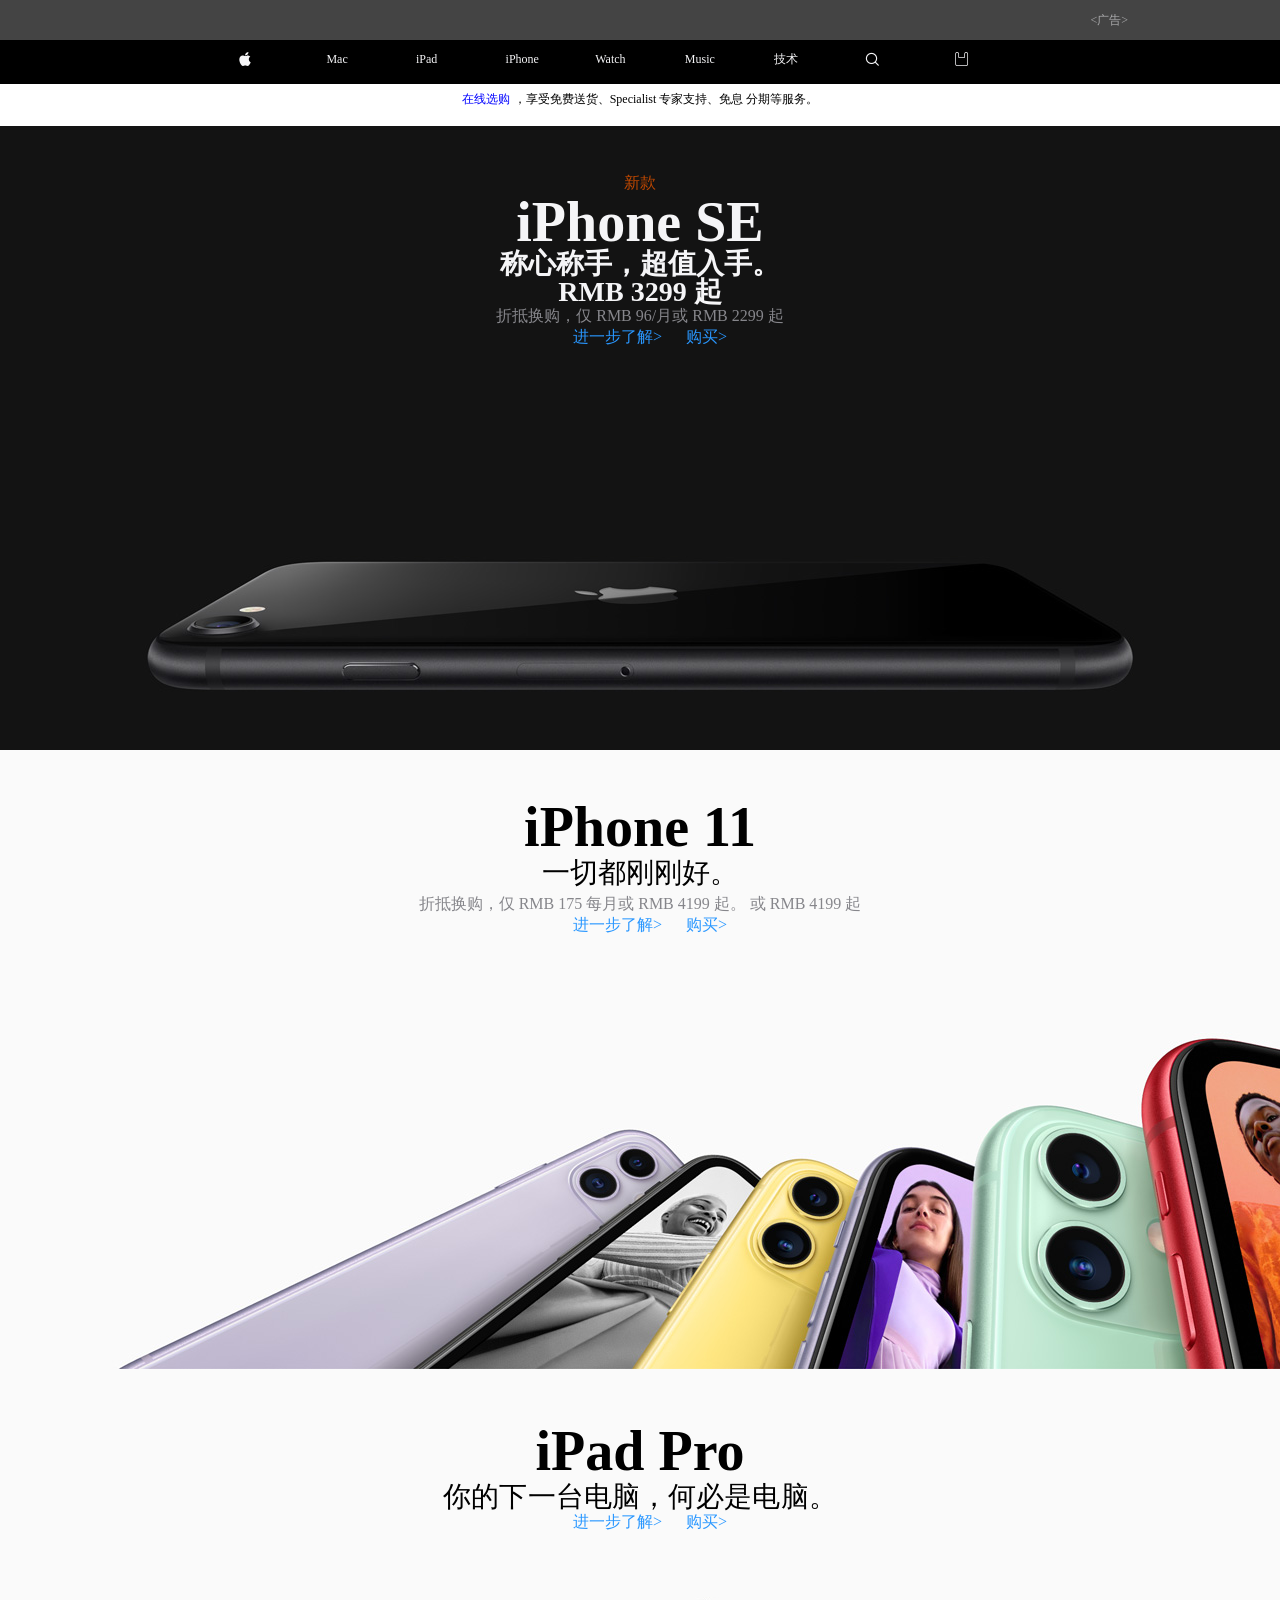
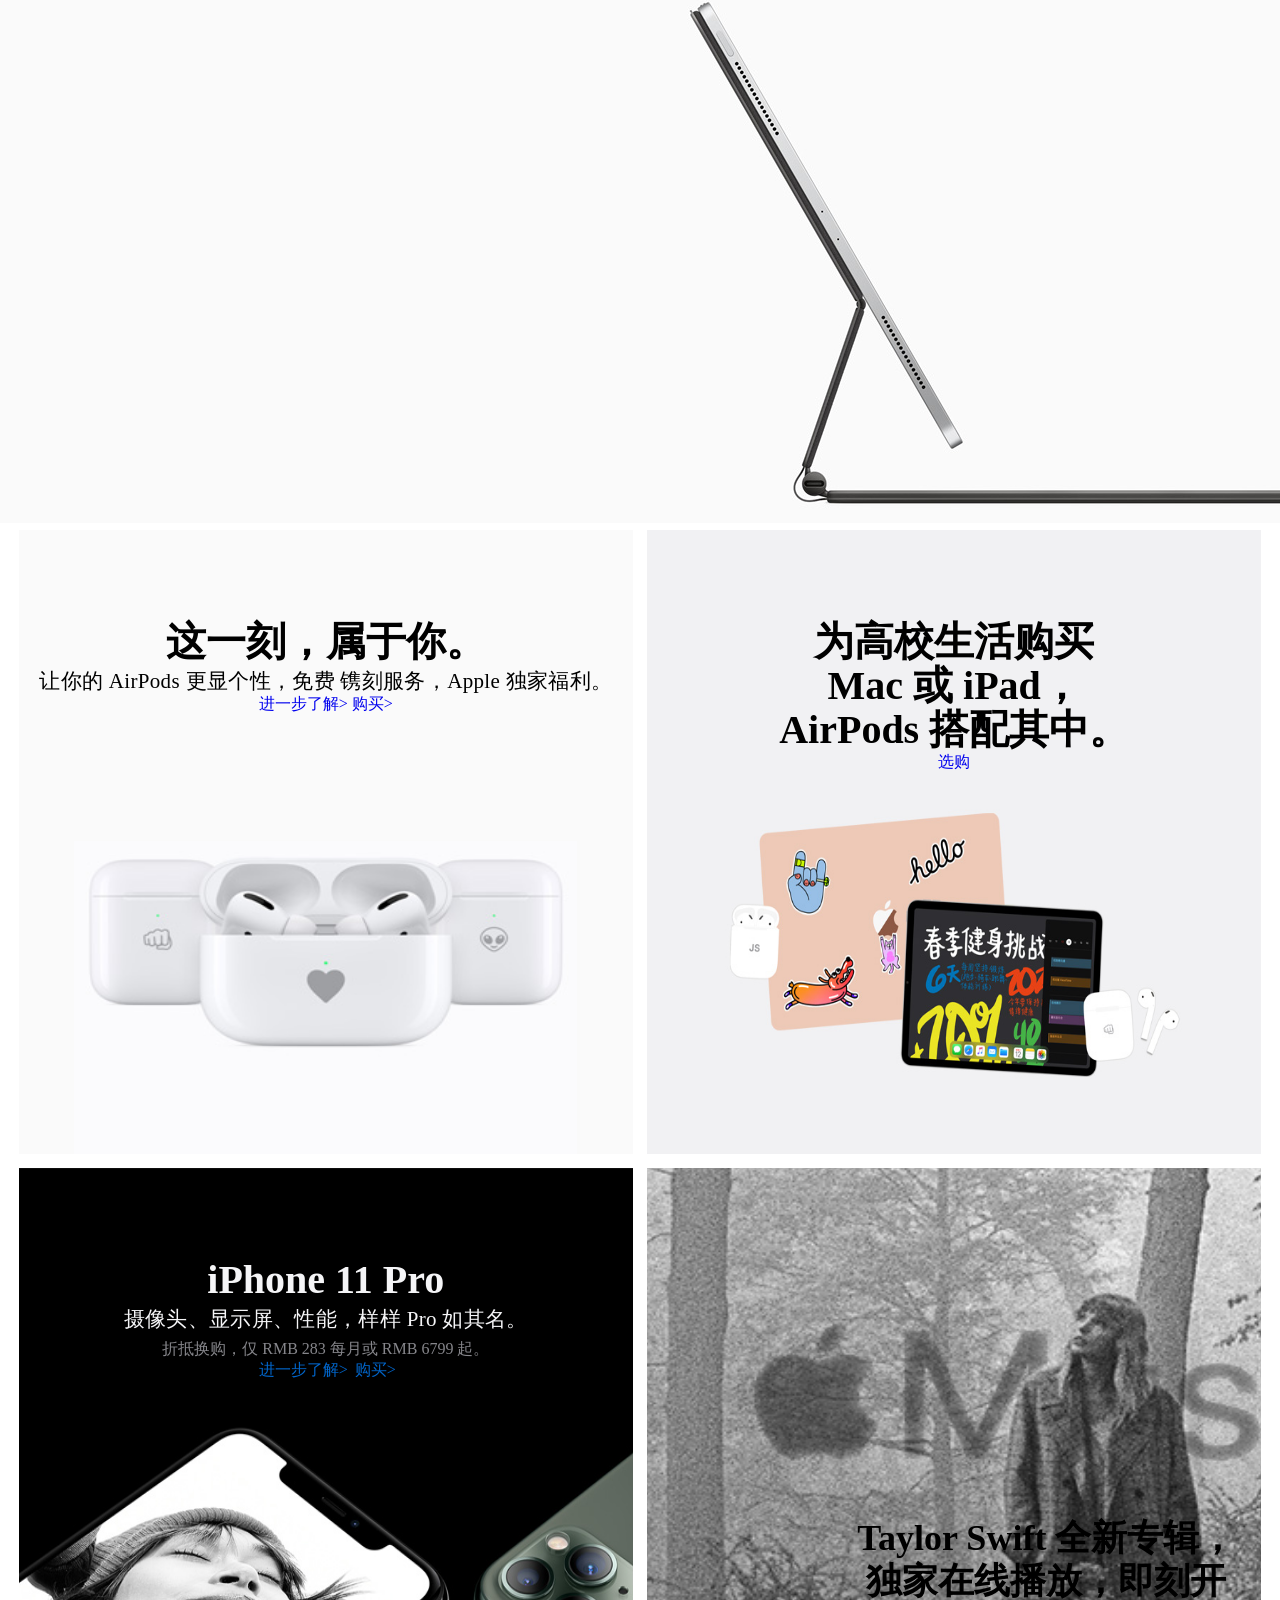
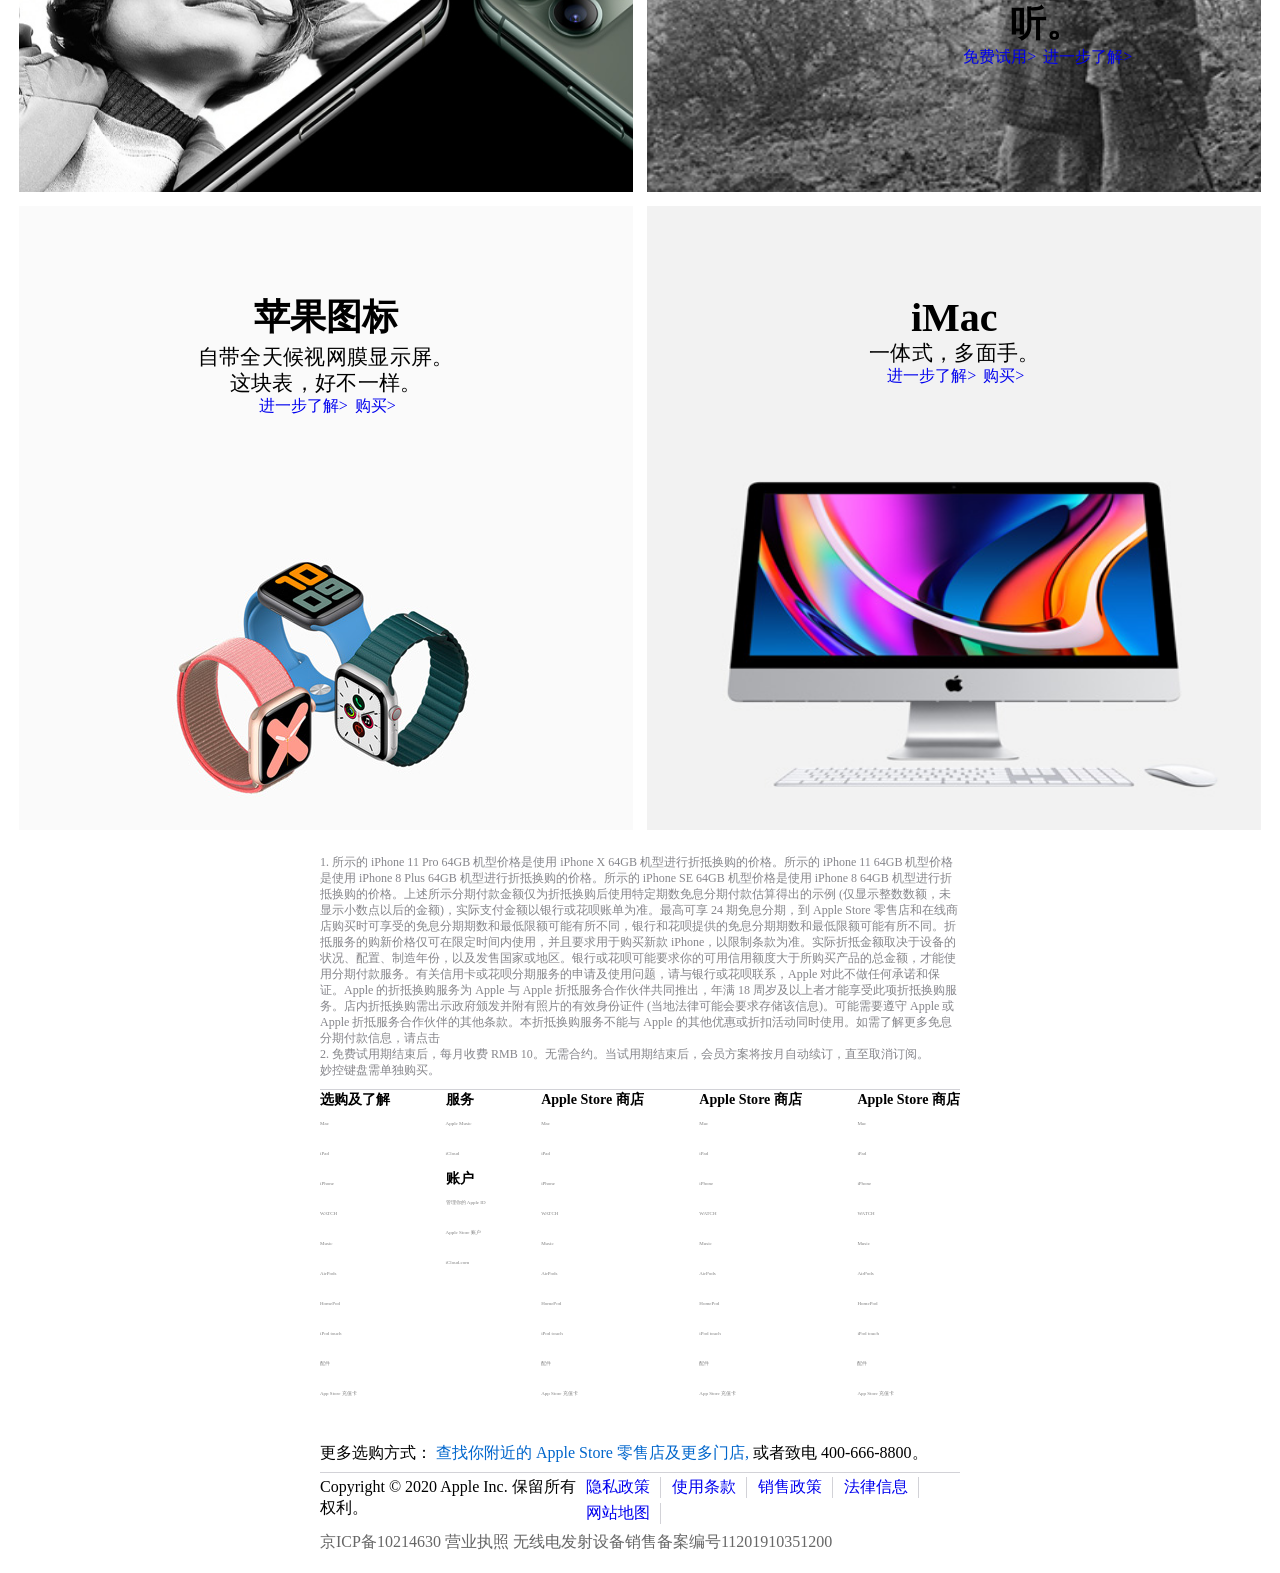
<file: view/index.html>
<!DOCTYPE html>
<html lang="en">

<head>
    <meta charset="UTF-8">
    <meta name="viewport" content="width=device-width, initial-scale=1.0">
    <title>Apple(中国大陆) - 官方网站</title>
    <link rel="shortcut icon" href="../img/PC/favicon.ico">
    <link rel="stylesheet" href="../css/index.css">
    <link rel="stylesheet" href="../img/PC/iconfont/big-nav/iconfont.css">
    <link rel="stylesheet" href="../img/PC/iconfont/small/iconfont.css">
</head>

<body>
    <div class="wrapper">
        <!-- 广告 -->
        <div class="adv-wrapper">
            <div class="adv-wrapper-text">
                <span>
                    <广告>
                </span>
            </div>
        </div>
        <!-- 导航条 -->
        <nav class="nav">
            <div class="nav-content">
                <ul class="nav-content-father">
                    <li class="nav-content-item">
                        <span class="iconfont icon-pingguo"></span>
                    </li>
                    <li class="nav-content-item">
                        <span>Mac</span>
                    </li>
                    <li class="nav-content-item">
                        <span>iPad</span>
                    </li>
                    <li class="nav-content-item">
                        <span>iPhone</span>
                    </li>
                    <li class="nav-content-item">
                        <span>Watch</span>
                    </li>
                    <li class="nav-content-item">
                        <span>Music</span>
                    </li>
                    <li class="nav-content-item">
                        <span>技术</span>
                    </li>
                    <li class="nav-content-item">
                        <span class="iconfont icon-fangdajing"></span>
                    </li>
                    <li class="nav-content-item">
                        <span class="iconfont icon-gouwudai"></span>
                    </li>
                </ul>
            </div>
            <!-- 苹果6p的导航栏  -->
            <section class="nav-small">
                <span class="iconfont icon-icon-test" id="nav-small-first"></span>
                <span class="iconfont icon-pingguo"></span>
                <span class="iconfont icon-gouwudai"></span>
            </section>
        </nav>

    </div>

    <!-- 中心 -->
    <main class="main">
        <div class="zaixian"></div>
        <p class="main-head-text">
            <a href="#" class="main-head-text-content">在线选购</a>
            <span class="main-head-text-content">，享受免费送货、Specialist 专家支持、免息
                <span>分期等服务。</span>
            </span>
        </p>
        <!-- 大图 -->
        <div class="main-bigimg">
            <div class="main-bigimg1">
                <div class="main-bigimg1-text">
                    <span>新款</span>
                    <h2>iPhone SE</h2>
                    <h3>
                        <span>称心称手，超值入手。</span>
                        <br>RMB 3299 起
                    </h3>
                    <p>
                        <span>折抵换购，仅 RMB 96/月或 RMB 2299 起</span>
                    </p>
                    <div>
                        <a href="#">进一步了解></a>
                        <a href="#">购买></a>
                    </div>
                </div>
                <div class="main-bigimg1-box">
                    <div class="main-bigimg1-img"></div>
                    <div class="main-bigimg1-img-iPad"></div>
                    <div class="main-bigimg1-img-6p"></div>
                </div>
            </div>
            <div class="main-bigimg2">
                <div class="main-bigimg2-text">
                    <h2>iPhone 11</h2>
                    <h3>一切都刚刚好。</h3>
                    <p>
                        <span>折抵换购，仅 RMB 175 每月或 RMB 4199 起。</span>
                        <span>或 RMB 4199 起</span>
                    </p>
                    <div class="xx">
                        <a href="#">进一步了解></a>
                        <a href="#">购买></a>
                    </div>
                </div>
                <div class="main-bigimg2-box">
                    <div class="main-bigimg2-img"></div>
                    <div class="main-bigimg2-img-iPad"></div>
                    <div class="main-bigimg2-img-6p"></div>
                </div>
            </div>
            <div class="main-bigimg3">
                <div class="main-bigimg3-text">
                    <h2>iPad Pro</h2>
                    <h3>你的下一台电脑，何必是电脑。</h3>
                    <div>
                        <a href="#">进一步了解></a>
                        <a href="#">购买></a>
                    </div>
                </div>
                <div class="main-bigimg3-box">
                    <div class="main-bigimg3-img"></div>
                    <div class="main-bigimg3-img-iPad"></div>
                    <div class="main-bigimg3-img-6p"></div>
                </div>
            </div>
        </div>
        <!-- 小图 -->
        <section class="main-list-img">
            <!-- AirPods -->
            <div class="main-list-AirPods">
                <div class="main-list-AirPods-text">
                    <h4>这一刻，属于你。</h4>
                    <h5>让你的 AirPods 更显个性，免费 镌刻服务，Apple 独家福利。</h5>
                    <div>
                        <a href="#">进一步了解></a>
                        <a href="#">购买></a>
                    </div>
                </div>
                <div class="main-list-AirPods-box">
                    <div class="main-list-AirPods-img"></div>
                    <div class="main-list-AirPods-img-iPad"></div>
                    <div class="main-list-AirPods-img-6p"></div>
                </div>
            </div>
            <!-- Mac -->
            <div class="main-list-Mac">
                <div class="main-list-Mac-text">
                    <h4>为高校生活购买<br>Mac 或 iPad，<br>AirPods&nbsp;搭配其中。</h4>
                    <div>
                        <a href="#">选购</a>
                    </div>
                </div>
                <div class="main-list-Mac-box">
                    <div class="main-list-Mac-img"></div>
                    <div class="main-list-Mac-img-iPad"></div>
                    <div class="main-list-Mac-img-6p"></div>
                </div>
            </div>
            <!-- 11 pro -->
            <div class="main-list-11Pro">
                <div class="main-list-11Pro-text">
                    <h4>iPhone 11 Pro</h4>
                    <h5>摄像头、显示屏、性能，样样 Pro 如其名。</h5>
                    <p>折抵换购，仅 RMB 283 每月或 RMB 6799 起。</p>
                    <div>
                        <a href="#">进一步了解></a>
                        <a href="#">购买></a>
                    </div>
                </div>
                <div class="main-list-11Pro-box">
                    <div class="main-list-11Pro-img"></div>
                    <div class="main-list-11Pro-img-iPad"></div>
                    <div class="main-list-11Pro-img-6p"></div>
                </div>
            </div>
            <!-- music -->
            <div class="main-list-Music">
                <div class="main-list-Music-text">
                    <h4>Taylor Swift 全新专辑，<br>独家在线播放，即刻开听。</h4>
                    <div>
                        <a href="#">免费试用></a>
                        <a href="#">进一步了解></a>
                    </div>
                    <!-- 音乐图标 -->
                    <div></div>
                </div>
                <div class="main-list-Music-box">
                    <div class="main-list-Music-img"></div>
                    <div class="main-list-Music-img-iPad"></div>
                    <div class="main-list-Music-img-6p"></div>
                </div>
            </div>
            <!-- WATCH -->
            <div class="main-list-WATCH">
                <div class="main-list-WATCH-text">
                    <h4>苹果图标</h4>
                    <h5>自带全天候视网膜显示屏。<br>这块表，好不一样。</h5>
                    <div>
                        <a href="#">进一步了解></a>
                        <a href="#">购买></a>
                    </div>
                </div>
                <div class="main-list-WATCH-box">
                    <div class="main-list-WATCH-img"></div>
                    <div class="main-list-WATCH-img-iPad"></div>
                    <div class="main-list-WATCH-img-6p"></div>
                </div>
            </div>
            <!-- iMac -->
            <div class="main-list-iMac">
                <div class="main-list-iMac-text">
                    <h4>iMac</h4>
                    <h5>一体式，多面手。</h5>
                    <div>
                        <a href="#">进一步了解></a>
                        <a href="#">购买></a>
                    </div>
                </div>
                <div class="main-list-iMac-box">
                    <div class="main-list-iMac-img"></div>
                    <div class="main-list-iMac-img-iPad"></div>
                    <div class="main-list-iMac-img-6p"></div>
                </div>
            </div>
        </section>
    </main>
    <!-- 底部 -->
    <footer class="footer">
        <div class="footer-text-box">
            <section class="jiaozhu">
                <ul>
                    <li>
                        <span>1. 所示的 iPhone 11 Pro 64GB 机型价格是使用 iPhone X 64GB 机型进行折抵换购的价格。所示的 iPhone 11 64GB 机型价格是使用 iPhone 8 Plus 64GB
                        机型进行折抵换购的价格。所示的 iPhone SE 64GB 机型价格是使用 iPhone 8 64GB 机型进行折抵换购的价格。上述所示分期付款金额仅为折抵换购后使用特定期数免息分期付款估算得出的示例
                        (仅显示整数数额，未显示小数点以后的金额)，实际支付金额以银行或花呗账单为准。最高可享 24 期免息分期，到 Apple Store
                        零售店和在线商店购买时可享受的免息分期期数和最低限额可能有所不同，银行和花呗提供的免息分期期数和最低限额可能有所不同。折抵服务的购新价格仅可在限定时间内使用，并且要求用于购买新款
                        iPhone，以限制条款为准。实际折抵金额取决于设备的状况、配置、制造年份，以及发售国家或地区。银行或花呗可能要求你的可用信用额度大于所购买产品的总金额，才能使用分期付款服务。有关信用卡或花呗分期服务的申请及使用问题，请与银行或花呗联系，Apple
                        对此不做任何承诺和保证。Apple 的折抵换购服务为 Apple 与 Apple 折抵服务合作伙伴共同推出，年满 18 周岁及以上者才能享受此项折抵换购服务。店内折抵换购需出示政府颁发并附有照片的有效身份证件
                        (当地法律可能会要求存储该信息)。可能需要遵守 Apple 或 Apple 折抵服务合作伙伴的其他条款。本折抵换购服务不能与 Apple 的其他优惠或折扣活动同时使用。如需了解更多免息分期付款信息，请点击</span>
                    </li>
                    <li>
                        <span>2. 免费试用期结束后，每月收费 RMB 10。无需合约。当试用期结束后，会员方案将按月自动续订，直至取消订阅。</span>
                    </li>
                    <li>妙控键盘需单独购买。</li>
                </ul>
            </section>
            <nav class="footer-nav">
                <!-- nav1 -->
                <div class="footer-nav-1">
                    <div>
                        <label for=""><h3>选购及了解</h3></label>
                        <ul>
                            <li><a href="#">Mac</a></li>
                            <li><a href="#">iPad</a></li>
                            <li><a href="#">iPhone</a></li>
                            <li><a href="#">WATCH</a></li>
                            <li><a href="#">Music</a></li>
                            <li><a href="#">AirPods</a></li>
                            <li><a href="#">HomePod</a></li>
                            <li><a href="#">iPod touch</a></li>
                            <li><a href="#">配件</a></li>
                            <li><a href="#">App Store 充值卡</a></li>
                        </ul>
                    </div>
                </div>
                <!-- nav2 -->
                <div class="footer-nav-2">
                    <!-- nav2-1 -->
                    <div>
                        <label for=""><h3>服务</h3></label>
                        <ul>
                            <li><a href="#">Apple Music</a></li>
                            <li><a href="#">iCloud</a></li>
                        </ul>
                    </div>
                    <!-- nav2-2 -->
                    <div>
                        <label for=""><h3>账户</h3></label>
                        <ul>
                            <li><a href="#">管理你的 Apple ID</a></li>
                            <li><a href="#">Apple Store 账户</a></li>
                            <li><a href="#">iCloud.com</a></li>
                        </ul>
                    </div>
                </div>
                <!-- nav3 -->
                <div class="footer-nav-3">
                    <div>
                        <label for=""><h3>Apple Store 商店</h3></label>
                        <ul>
                            <li><a href="#">Mac</a></li>
                            <li><a href="#">iPad</a></li>
                            <li><a href="#">iPhone</a></li>
                            <li><a href="#">WATCH</a></li>
                            <li><a href="#">Music</a></li>
                            <li><a href="#">AirPods</a></li>
                            <li><a href="#">HomePod</a></li>
                            <li><a href="#">iPod touch</a></li>
                            <li><a href="#">配件</a></li>
                            <li><a href="#">App Store 充值卡</a></li>
                        </ul>
                    </div>
                </div>
                <!-- nav4 -->
                <div class="footer-nav-4">
                    <div>
                        <label for="">
                        <h3>Apple Store 商店</h3>
                    </label>
                        <ul>
                            <li><a href="#">Mac</a></li>
                            <li><a href="#">iPad</a></li>
                            <li><a href="#">iPhone</a></li>
                            <li><a href="#">WATCH</a></li>
                            <li><a href="#">Music</a></li>
                            <li><a href="#">AirPods</a></li>
                            <li><a href="#">HomePod</a></li>
                            <li><a href="#">iPod touch</a></li>
                            <li><a href="#">配件</a></li>
                            <li><a href="#">App Store 充值卡</a></li>
                        </ul>
                    </div>
                </div>
                <!-- nav5 -->
                <div class="footer-nav-5">
                    <div>
                        <label for="">
                            <h3>Apple Store 商店</h3>
                        </label>
                        <ul>
                            <li><a href="#">Mac</a></li>
                            <li><a href="#">iPad</a></li>
                            <li><a href="#">iPhone</a></li>
                            <li><a href="#">WATCH</a></li>
                            <li><a href="#">Music</a></li>
                            <li><a href="#">AirPods</a></li>
                            <li><a href="#">HomePod</a></li>
                            <li><a href="#">iPod touch</a></li>
                            <li><a href="#">配件</a></li>
                            <li><a href="#">App Store 充值卡</a></li>
                        </ul>
                    </div>
                </div>
            </nav>
            <!-- 最底下 -->
            <section class="footer-bottom">
                <div class="footer-bottom-1">
                    更多选购方式：
                    <a href="#">查找你附近的 Apple Store 零售店及更多门店,</a>
                    <span>或者致电 400-666-8800。</span>
                </div>
                <div class="footer-bottom-2">
                    <div class="footer-bottom-2-left">Copyright © 2020 Apple Inc. 保留所有权利。</div>
                    <div class="footer-bottom-2-right">
                        <a href="#">隐私政策</a>
                        <a href="#">使用条款</a>
                        <a href="#">销售政策</a>
                        <a href="#">法律信息</a>
                        <a href="#">网站地图</a>
                    </div>
                </div>
                <p class="footer-bottom-3">
                    <span>京ICP备10214630</span>
                    <span>营业执照</span>
                    <span>无线电发射设备销售备案编号11201910351200</span>
                </p>
            </section>
        </div>
    </footer>
</body>

</html>
</file>
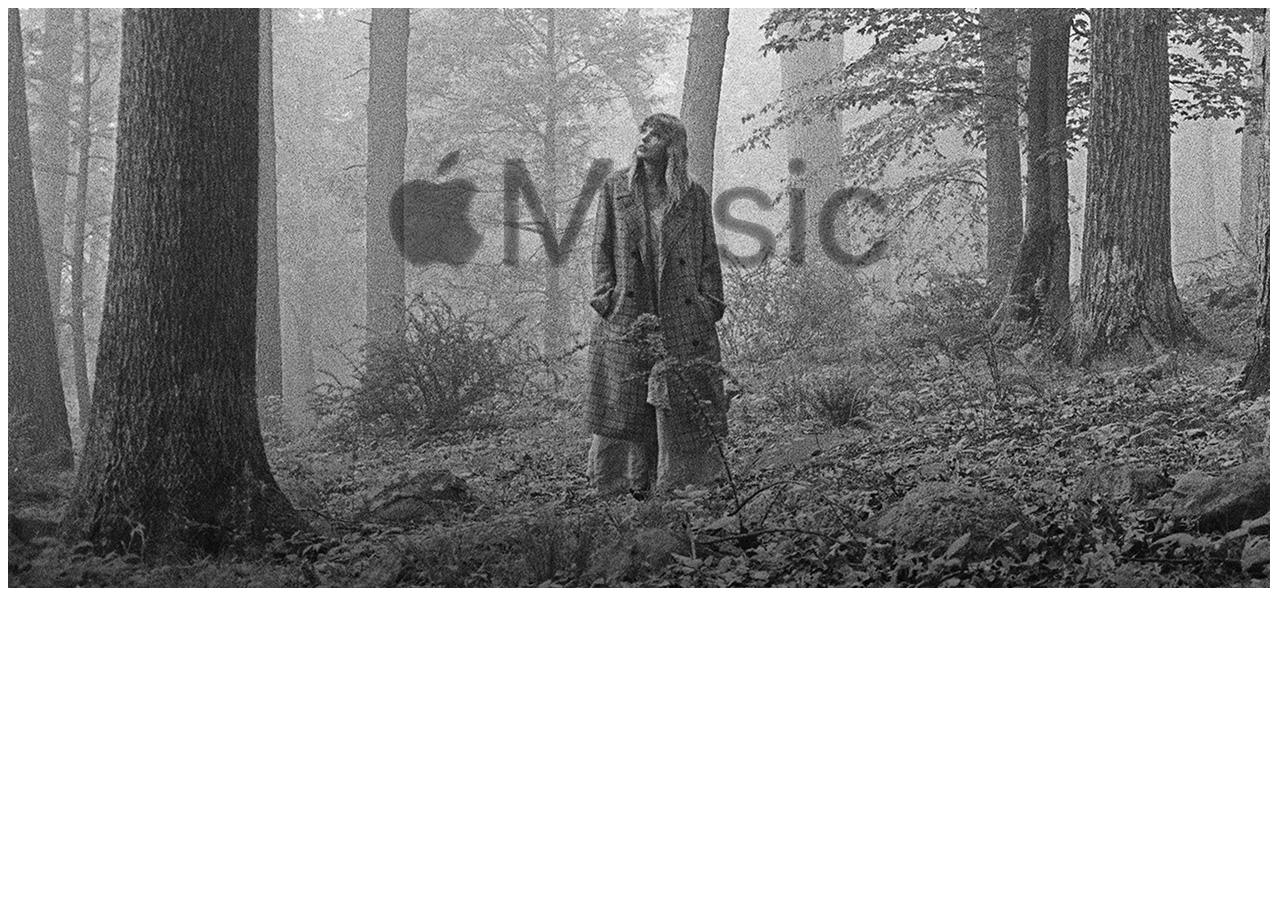
<file: Apple -images/image/1.html>
<!DOCTYPE html>
<html lang="en">

<head>
    <meta charset="UTF-8">
    <meta name="viewport" content="width=device-width, initial-scale=1.0">
    <meta http-equiv="X-UA-Compatible" content="ie=edge">
    <title>Document</title>
</head>

<body>
    <img src="./bigImage/apple_music__gdfamywhn6ye_large.jpg" alt="">
    <script>
        var img = document.querySelectorAll("img")[0]
        console.log(img);
        window.onresize = () => {
            var window_width = document.body.clientWidth
            console.log(window_width);
            if (window_width < 700) {
                console.log(img.src);
                img.src = "./bigImage/hero__dvsxv8smkkgi_large (1).jpg"
            }
        }
    </script>
</body>

</html>
</file>
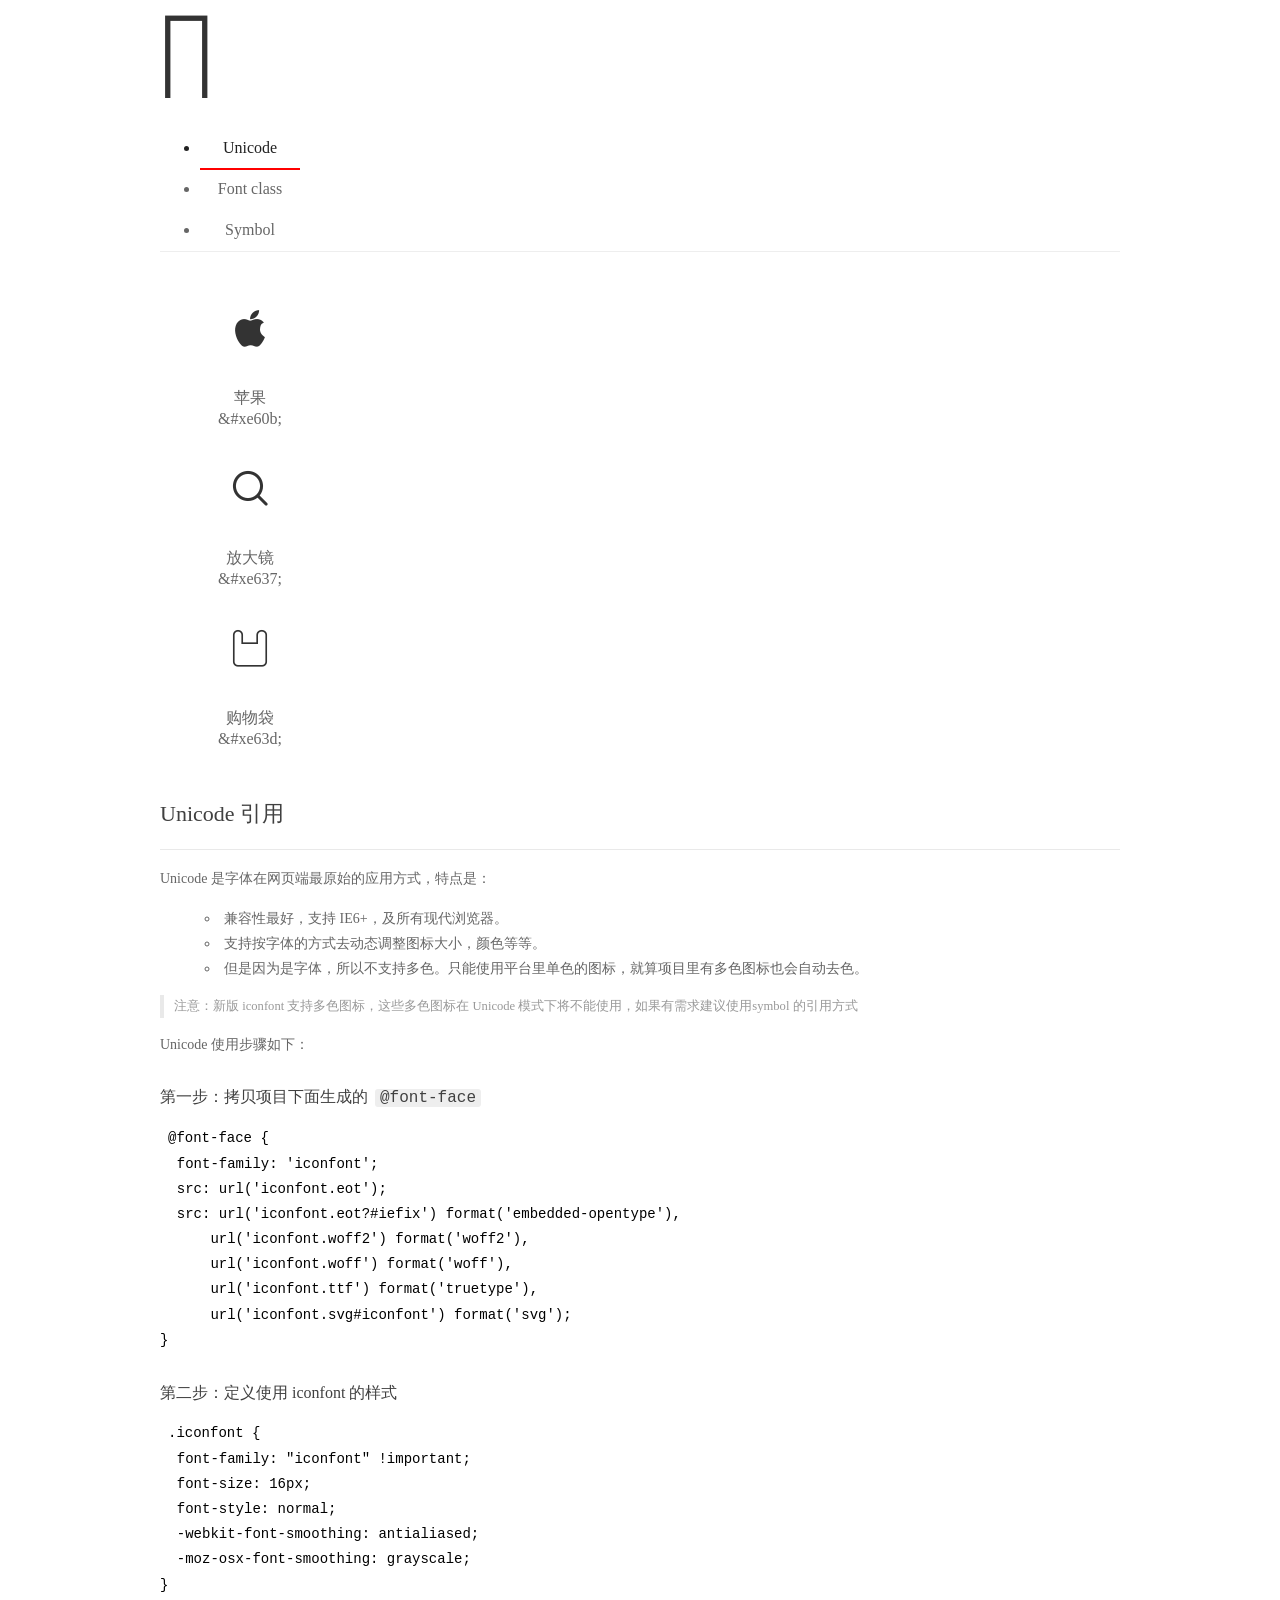
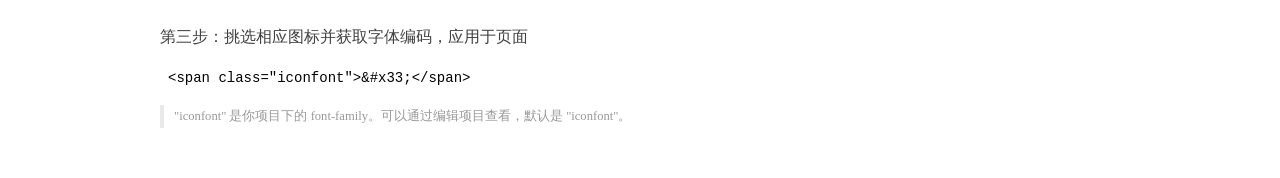
<file: img/PC/iconfont/big-nav/demo_index.html>
<!DOCTYPE html>
<html>
<head>
  <meta charset="utf-8"/>
  <title>IconFont Demo</title>
  <link rel="shortcut icon" href="https://img.alicdn.com/tps/i4/TB1_oz6GVXXXXaFXpXXJDFnIXXX-64-64.ico" type="image/x-icon"/>
  <link rel="stylesheet" href="https://g.alicdn.com/thx/cube/1.3.2/cube.min.css">
  <link rel="stylesheet" href="demo.css">
  <link rel="stylesheet" href="iconfont.css">
  <script src="iconfont.js"></script>
  <!-- jQuery -->
  <script src="https://a1.alicdn.com/oss/uploads/2018/12/26/7bfddb60-08e8-11e9-9b04-53e73bb6408b.js"></script>
  <!-- 代码高亮 -->
  <script src="https://a1.alicdn.com/oss/uploads/2018/12/26/a3f714d0-08e6-11e9-8a15-ebf944d7534c.js"></script>
</head>
<body>
  <div class="main">
    <h1 class="logo"><a href="https://www.iconfont.cn/" title="iconfont 首页" target="_blank">&#xe86b;</a></h1>
    <div class="nav-tabs">
      <ul id="tabs" class="dib-box">
        <li class="dib active"><span>Unicode</span></li>
        <li class="dib"><span>Font class</span></li>
        <li class="dib"><span>Symbol</span></li>
      </ul>
      
    </div>
    <div class="tab-container">
      <div class="content unicode" style="display: block;">
          <ul class="icon_lists dib-box">
          
            <li class="dib">
              <span class="icon iconfont">&#xe60b;</span>
                <div class="name">苹果</div>
                <div class="code-name">&amp;#xe60b;</div>
              </li>
          
            <li class="dib">
              <span class="icon iconfont">&#xe637;</span>
                <div class="name">放大镜</div>
                <div class="code-name">&amp;#xe637;</div>
              </li>
          
            <li class="dib">
              <span class="icon iconfont">&#xe63d;</span>
                <div class="name">购物袋</div>
                <div class="code-name">&amp;#xe63d;</div>
              </li>
          
          </ul>
          <div class="article markdown">
          <h2 id="unicode-">Unicode 引用</h2>
          <hr>

          <p>Unicode 是字体在网页端最原始的应用方式，特点是：</p>
          <ul>
            <li>兼容性最好，支持 IE6+，及所有现代浏览器。</li>
            <li>支持按字体的方式去动态调整图标大小，颜色等等。</li>
            <li>但是因为是字体，所以不支持多色。只能使用平台里单色的图标，就算项目里有多色图标也会自动去色。</li>
          </ul>
          <blockquote>
            <p>注意：新版 iconfont 支持多色图标，这些多色图标在 Unicode 模式下将不能使用，如果有需求建议使用symbol 的引用方式</p>
          </blockquote>
          <p>Unicode 使用步骤如下：</p>
          <h3 id="-font-face">第一步：拷贝项目下面生成的 <code>@font-face</code></h3>
<pre><code class="language-css"
>@font-face {
  font-family: 'iconfont';
  src: url('iconfont.eot');
  src: url('iconfont.eot?#iefix') format('embedded-opentype'),
      url('iconfont.woff2') format('woff2'),
      url('iconfont.woff') format('woff'),
      url('iconfont.ttf') format('truetype'),
      url('iconfont.svg#iconfont') format('svg');
}
</code></pre>
          <h3 id="-iconfont-">第二步：定义使用 iconfont 的样式</h3>
<pre><code class="language-css"
>.iconfont {
  font-family: "iconfont" !important;
  font-size: 16px;
  font-style: normal;
  -webkit-font-smoothing: antialiased;
  -moz-osx-font-smoothing: grayscale;
}
</code></pre>
          <h3 id="-">第三步：挑选相应图标并获取字体编码，应用于页面</h3>
<pre>
<code class="language-html"
>&lt;span class="iconfont"&gt;&amp;#x33;&lt;/span&gt;
</code></pre>
          <blockquote>
            <p>"iconfont" 是你项目下的 font-family。可以通过编辑项目查看，默认是 "iconfont"。</p>
          </blockquote>
          </div>
      </div>
      <div class="content font-class">
        <ul class="icon_lists dib-box">
          
          <li class="dib">
            <span class="icon iconfont icon-pingguo"></span>
            <div class="name">
              苹果
            </div>
            <div class="code-name">.icon-pingguo
            </div>
          </li>
          
          <li class="dib">
            <span class="icon iconfont icon-fangdajing"></span>
            <div class="name">
              放大镜
            </div>
            <div class="code-name">.icon-fangdajing
            </div>
          </li>
          
          <li class="dib">
            <span class="icon iconfont icon-gouwudai"></span>
            <div class="name">
              购物袋
            </div>
            <div class="code-name">.icon-gouwudai
            </div>
          </li>
          
        </ul>
        <div class="article markdown">
        <h2 id="font-class-">font-class 引用</h2>
        <hr>

        <p>font-class 是 Unicode 使用方式的一种变种，主要是解决 Unicode 书写不直观，语意不明确的问题。</p>
        <p>与 Unicode 使用方式相比，具有如下特点：</p>
        <ul>
          <li>兼容性良好，支持 IE8+，及所有现代浏览器。</li>
          <li>相比于 Unicode 语意明确，书写更直观。可以很容易分辨这个 icon 是什么。</li>
          <li>因为使用 class 来定义图标，所以当要替换图标时，只需要修改 class 里面的 Unicode 引用。</li>
          <li>不过因为本质上还是使用的字体，所以多色图标还是不支持的。</li>
        </ul>
        <p>使用步骤如下：</p>
        <h3 id="-fontclass-">第一步：引入项目下面生成的 fontclass 代码：</h3>
<pre><code class="language-html">&lt;link rel="stylesheet" href="./iconfont.css"&gt;
</code></pre>
        <h3 id="-">第二步：挑选相应图标并获取类名，应用于页面：</h3>
<pre><code class="language-html">&lt;span class="iconfont icon-xxx"&gt;&lt;/span&gt;
</code></pre>
        <blockquote>
          <p>"
            iconfont" 是你项目下的 font-family。可以通过编辑项目查看，默认是 "iconfont"。</p>
        </blockquote>
      </div>
      </div>
      <div class="content symbol">
          <ul class="icon_lists dib-box">
          
            <li class="dib">
                <svg class="icon svg-icon" aria-hidden="true">
                  <use xlink:href="#icon-pingguo"></use>
                </svg>
                <div class="name">苹果</div>
                <div class="code-name">#icon-pingguo</div>
            </li>
          
            <li class="dib">
                <svg class="icon svg-icon" aria-hidden="true">
                  <use xlink:href="#icon-fangdajing"></use>
                </svg>
                <div class="name">放大镜</div>
                <div class="code-name">#icon-fangdajing</div>
            </li>
          
            <li class="dib">
                <svg class="icon svg-icon" aria-hidden="true">
                  <use xlink:href="#icon-gouwudai"></use>
                </svg>
                <div class="name">购物袋</div>
                <div class="code-name">#icon-gouwudai</div>
            </li>
          
          </ul>
          <div class="article markdown">
          <h2 id="symbol-">Symbol 引用</h2>
          <hr>

          <p>这是一种全新的使用方式，应该说这才是未来的主流，也是平台目前推荐的用法。相关介绍可以参考这篇<a href="">文章</a>
            这种用法其实是做了一个 SVG 的集合，与另外两种相比具有如下特点：</p>
          <ul>
            <li>支持多色图标了，不再受单色限制。</li>
            <li>通过一些技巧，支持像字体那样，通过 <code>font-size</code>, <code>color</code> 来调整样式。</li>
            <li>兼容性较差，支持 IE9+，及现代浏览器。</li>
            <li>浏览器渲染 SVG 的性能一般，还不如 png。</li>
          </ul>
          <p>使用步骤如下：</p>
          <h3 id="-symbol-">第一步：引入项目下面生成的 symbol 代码：</h3>
<pre><code class="language-html">&lt;script src="./iconfont.js"&gt;&lt;/script&gt;
</code></pre>
          <h3 id="-css-">第二步：加入通用 CSS 代码（引入一次就行）：</h3>
<pre><code class="language-html">&lt;style&gt;
.icon {
  width: 1em;
  height: 1em;
  vertical-align: -0.15em;
  fill: currentColor;
  overflow: hidden;
}
&lt;/style&gt;
</code></pre>
          <h3 id="-">第三步：挑选相应图标并获取类名，应用于页面：</h3>
<pre><code class="language-html">&lt;svg class="icon" aria-hidden="true"&gt;
  &lt;use xlink:href="#icon-xxx"&gt;&lt;/use&gt;
&lt;/svg&gt;
</code></pre>
          </div>
      </div>

    </div>
  </div>
  <script>
  $(document).ready(function () {
      $('.tab-container .content:first').show()

      $('#tabs li').click(function (e) {
        var tabContent = $('.tab-container .content')
        var index = $(this).index()

        if ($(this).hasClass('active')) {
          return
        } else {
          $('#tabs li').removeClass('active')
          $(this).addClass('active')

          tabContent.hide().eq(index).fadeIn()
        }
      })
    })
  </script>
</body>
</html>
</file>
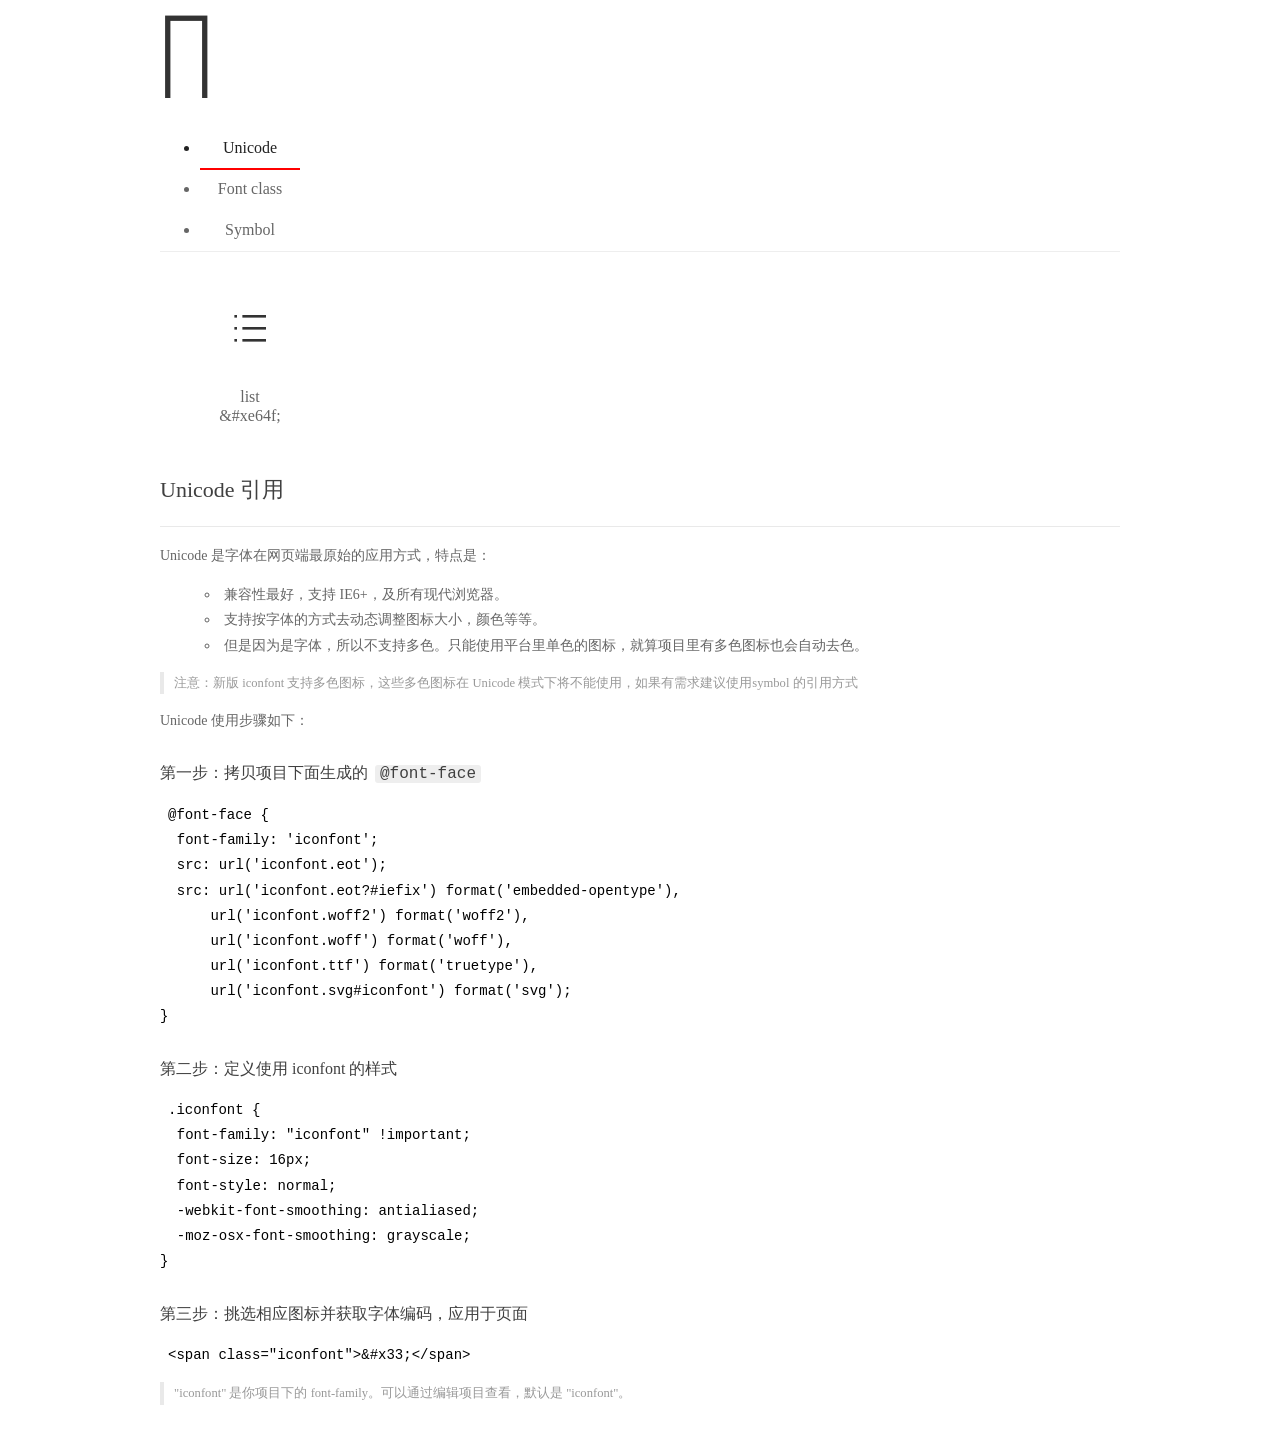
<file: img/PC/iconfont/small/demo_index.html>
<!DOCTYPE html>
<html>
<head>
  <meta charset="utf-8"/>
  <title>IconFont Demo</title>
  <link rel="shortcut icon" href="https://img.alicdn.com/tps/i4/TB1_oz6GVXXXXaFXpXXJDFnIXXX-64-64.ico" type="image/x-icon"/>
  <link rel="stylesheet" href="https://g.alicdn.com/thx/cube/1.3.2/cube.min.css">
  <link rel="stylesheet" href="demo.css">
  <link rel="stylesheet" href="iconfont.css">
  <script src="iconfont.js"></script>
  <!-- jQuery -->
  <script src="https://a1.alicdn.com/oss/uploads/2018/12/26/7bfddb60-08e8-11e9-9b04-53e73bb6408b.js"></script>
  <!-- 代码高亮 -->
  <script src="https://a1.alicdn.com/oss/uploads/2018/12/26/a3f714d0-08e6-11e9-8a15-ebf944d7534c.js"></script>
</head>
<body>
  <div class="main">
    <h1 class="logo"><a href="https://www.iconfont.cn/" title="iconfont 首页" target="_blank">&#xe86b;</a></h1>
    <div class="nav-tabs">
      <ul id="tabs" class="dib-box">
        <li class="dib active"><span>Unicode</span></li>
        <li class="dib"><span>Font class</span></li>
        <li class="dib"><span>Symbol</span></li>
      </ul>
      
    </div>
    <div class="tab-container">
      <div class="content unicode" style="display: block;">
          <ul class="icon_lists dib-box">
          
            <li class="dib">
              <span class="icon iconfont">&#xe64f;</span>
                <div class="name">list</div>
                <div class="code-name">&amp;#xe64f;</div>
              </li>
          
          </ul>
          <div class="article markdown">
          <h2 id="unicode-">Unicode 引用</h2>
          <hr>

          <p>Unicode 是字体在网页端最原始的应用方式，特点是：</p>
          <ul>
            <li>兼容性最好，支持 IE6+，及所有现代浏览器。</li>
            <li>支持按字体的方式去动态调整图标大小，颜色等等。</li>
            <li>但是因为是字体，所以不支持多色。只能使用平台里单色的图标，就算项目里有多色图标也会自动去色。</li>
          </ul>
          <blockquote>
            <p>注意：新版 iconfont 支持多色图标，这些多色图标在 Unicode 模式下将不能使用，如果有需求建议使用symbol 的引用方式</p>
          </blockquote>
          <p>Unicode 使用步骤如下：</p>
          <h3 id="-font-face">第一步：拷贝项目下面生成的 <code>@font-face</code></h3>
<pre><code class="language-css"
>@font-face {
  font-family: 'iconfont';
  src: url('iconfont.eot');
  src: url('iconfont.eot?#iefix') format('embedded-opentype'),
      url('iconfont.woff2') format('woff2'),
      url('iconfont.woff') format('woff'),
      url('iconfont.ttf') format('truetype'),
      url('iconfont.svg#iconfont') format('svg');
}
</code></pre>
          <h3 id="-iconfont-">第二步：定义使用 iconfont 的样式</h3>
<pre><code class="language-css"
>.iconfont {
  font-family: "iconfont" !important;
  font-size: 16px;
  font-style: normal;
  -webkit-font-smoothing: antialiased;
  -moz-osx-font-smoothing: grayscale;
}
</code></pre>
          <h3 id="-">第三步：挑选相应图标并获取字体编码，应用于页面</h3>
<pre>
<code class="language-html"
>&lt;span class="iconfont"&gt;&amp;#x33;&lt;/span&gt;
</code></pre>
          <blockquote>
            <p>"iconfont" 是你项目下的 font-family。可以通过编辑项目查看，默认是 "iconfont"。</p>
          </blockquote>
          </div>
      </div>
      <div class="content font-class">
        <ul class="icon_lists dib-box">
          
          <li class="dib">
            <span class="icon iconfont icon-icon-test"></span>
            <div class="name">
              list
            </div>
            <div class="code-name">.icon-icon-test
            </div>
          </li>
          
        </ul>
        <div class="article markdown">
        <h2 id="font-class-">font-class 引用</h2>
        <hr>

        <p>font-class 是 Unicode 使用方式的一种变种，主要是解决 Unicode 书写不直观，语意不明确的问题。</p>
        <p>与 Unicode 使用方式相比，具有如下特点：</p>
        <ul>
          <li>兼容性良好，支持 IE8+，及所有现代浏览器。</li>
          <li>相比于 Unicode 语意明确，书写更直观。可以很容易分辨这个 icon 是什么。</li>
          <li>因为使用 class 来定义图标，所以当要替换图标时，只需要修改 class 里面的 Unicode 引用。</li>
          <li>不过因为本质上还是使用的字体，所以多色图标还是不支持的。</li>
        </ul>
        <p>使用步骤如下：</p>
        <h3 id="-fontclass-">第一步：引入项目下面生成的 fontclass 代码：</h3>
<pre><code class="language-html">&lt;link rel="stylesheet" href="./iconfont.css"&gt;
</code></pre>
        <h3 id="-">第二步：挑选相应图标并获取类名，应用于页面：</h3>
<pre><code class="language-html">&lt;span class="iconfont icon-xxx"&gt;&lt;/span&gt;
</code></pre>
        <blockquote>
          <p>"
            iconfont" 是你项目下的 font-family。可以通过编辑项目查看，默认是 "iconfont"。</p>
        </blockquote>
      </div>
      </div>
      <div class="content symbol">
          <ul class="icon_lists dib-box">
          
            <li class="dib">
                <svg class="icon svg-icon" aria-hidden="true">
                  <use xlink:href="#icon-icon-test"></use>
                </svg>
                <div class="name">list</div>
                <div class="code-name">#icon-icon-test</div>
            </li>
          
          </ul>
          <div class="article markdown">
          <h2 id="symbol-">Symbol 引用</h2>
          <hr>

          <p>这是一种全新的使用方式，应该说这才是未来的主流，也是平台目前推荐的用法。相关介绍可以参考这篇<a href="">文章</a>
            这种用法其实是做了一个 SVG 的集合，与另外两种相比具有如下特点：</p>
          <ul>
            <li>支持多色图标了，不再受单色限制。</li>
            <li>通过一些技巧，支持像字体那样，通过 <code>font-size</code>, <code>color</code> 来调整样式。</li>
            <li>兼容性较差，支持 IE9+，及现代浏览器。</li>
            <li>浏览器渲染 SVG 的性能一般，还不如 png。</li>
          </ul>
          <p>使用步骤如下：</p>
          <h3 id="-symbol-">第一步：引入项目下面生成的 symbol 代码：</h3>
<pre><code class="language-html">&lt;script src="./iconfont.js"&gt;&lt;/script&gt;
</code></pre>
          <h3 id="-css-">第二步：加入通用 CSS 代码（引入一次就行）：</h3>
<pre><code class="language-html">&lt;style&gt;
.icon {
  width: 1em;
  height: 1em;
  vertical-align: -0.15em;
  fill: currentColor;
  overflow: hidden;
}
&lt;/style&gt;
</code></pre>
          <h3 id="-">第三步：挑选相应图标并获取类名，应用于页面：</h3>
<pre><code class="language-html">&lt;svg class="icon" aria-hidden="true"&gt;
  &lt;use xlink:href="#icon-xxx"&gt;&lt;/use&gt;
&lt;/svg&gt;
</code></pre>
          </div>
      </div>

    </div>
  </div>
  <script>
  $(document).ready(function () {
      $('.tab-container .content:first').show()

      $('#tabs li').click(function (e) {
        var tabContent = $('.tab-container .content')
        var index = $(this).index()

        if ($(this).hasClass('active')) {
          return
        } else {
          $('#tabs li').removeClass('active')
          $(this).addClass('active')

          tabContent.hide().eq(index).fadeIn()
        }
      })
    })
  </script>
</body>
</html>
</file>
<file: css/index.css>
* {
    margin: 0;
    padding: 0;
}

body {
    position: relative;
}

.wrapper {
    width: 100%;
    position: fixed;
    z-index: 100;
}

.adv-wrapper {
    width: 100%;
    height: 40px;
    background: #444;
}

.adv-wrapper-text {
    color: #a8a8aa;
    font-size: 12px;
    text-align: right;
    line-height: 40px;
    margin: 0 auto;
    max-width: 976px;
}

.nav {
    width: 100%;
    height: 44px;
    background: rgba(0, 0, 0, 1.8);
}

.nav-content-father {
    list-style: none;
    display: flex;
    flex-direction: row;
    justify-content: center;
}

.nav-content-item {
    flex: 0 0 7%;
    box-sizing: border-box;
    color: #f5f5f7;
    display: flex;
    align-items: center;
    font-size: 12px;
    margin-top: 11px;
}

.nav-small {
    width: 100%;
    height: 44px;
    color: beige;
    background: rgba(0, 0, 0, 1.8);
    display: flex;
    justify-content: space-around;
}

.nav-small span {
    margin-top: 12px;
}

#nav-small-first {
    margin-left: -25px;
}

.main {
    width: 100%;
    /* height: 274rem; */
}

.zaixian {
    height: 82px;
    /* background-color: red; */
}

.main-head-text {
    width: 100%;
    height: 44px;
    text-align: center;
    background: white;
}

.main-head-text a {
    color: blue;
}

.main-head-text-content {
    font-size: 12px;
    text-decoration: none;
    line-height: 35px;
}


/* 大图1 SE*/

.main-bigimg1 {
    background: #131313;
}

.main-bigimg1-img {
    width: 1156px;
    height: 402px;
    margin: 0 auto;
    background-size: 1156px 470px;
    background-repeat: no-repeat;
    background-image: url('../img/PC/iphone\ SE.jpg');
}

.main-bigimg1-box {
    display: flex;
    justify-content: center;
}

.main-bigimg1-text {
    padding-top: 47px;
    text-align: center;
}

.main-bigimg1-text>span:first-child {
    color: #bf4800;
}

.main-bigimg1-text h2 {
    font-size: 56px;
    line-height: 1;
    color: #f5f5f7;
}

.main-bigimg1-text h3 {
    font-size: 28px;
    color: #f5f5f7;
    line-height: 1;
}

.main-bigimg1-text p {
    color: #86868b;
}

.main-bigimg1-text a {
    text-decoration: none;
    color: #2997ff;
    margin-left: 20px;
}


/* 大图2 11 */

.main-bigimg2-box {
    z-index: 1;
    overflow: visible;
    background: #FAFAFA;
    flex-grow: 1;
}

.main-bigimg2 {
    background: #FAFAFA;
    overflow: hidden;
    z-index: 1;
}

.main-bigimg2-img {
    width: 2132px;
    height: 438px;
    background-image: url('../img/PC/iphone11.jpg');
    background-size: 2132px 433px;
    background-repeat: no-repeat;
    overflow: hidden;
}

.main-bigimg2-text {
    text-align: center;
    background: #FAFAFA;
    margin-top: 47px;
}

.main-bigimg2-text h2 {
    font-size: 56px;
    line-height: 1.07143;
    font-weight: 600;
}

.main-bigimg2-text h3 {
    font-size: 28px;
    line-height: 1.10722;
    font-weight: 400;
}

.main-bigimg2-text p {
    margin-top: 0.4em;
    color: #86868b;
}

.main-bigimg2-text a {
    text-decoration: none;
    color: #2997ff;
    margin-left: 20px;
}


/* 大图3 iPad Pro */

.main-bigimg3 {
    overflow: hidden;
    z-index: 1;
    background: #FAFAFA;
}

.main-bigimg3-box {
    z-index: 1;
    overflow: visible;
}

.main-bigimg3-img {
    width: 2545px;
    height: 590px;
    background-size: 3010px 624px;
    background-repeat: no-repeat;
    background-image: url('../img/PC/iPadPro.jpg');
    background-position-x: right;
}

.main-bigimg3-text {
    text-align: center;
    padding-top: 47px;
    background: #FAFAFA;
}

.main-bigimg3-text h2 {
    font-size: 56px;
    line-height: 1.07143;
    font-weight: 600;
}

.main-bigimg3-text h3 {
    font-size: 28px;
    line-height: 1.10722;
    font-weight: 400;
    letter-spacing: .004em;
}

.main-bigimg3-text a {
    text-decoration: none;
    color: #2997ff;
    margin-left: 20px;
}


/* 小图 */

.main-list-img {
    display: flex;
    justify-content: center;
    flex-wrap: wrap;
}


/* AirPods */

.main-list-AirPods {
    width: 50%;
    height: 624px;
    flex: 0 0 50%;
    overflow: hidden;
    background: #FAFAFA;
}

.main-list-AirPods-text {
    text-align: center;
    margin-top: 90px;
}

.main-list-AirPods-text h4 {
    font-size: 40px;
    line-height: 1.1;
    font-weight: 600;
    letter-spacing: 0em;
    margin-top: 53px;
}

.main-list-AirPods-text h5 {
    font-size: 21px;
    line-height: 1.2381;
    font-weight: 400;
    letter-spacing: .016em;
    margin-top: 4px;
}

.main-list-AirPods-text a {
    z-index: 4;
    text-decoration: none;
}

.main-list-AirPods-box {
    flex-grow: 1;
}

.main-list-AirPods-img {
    width: 503px;
    height: 373px;
    background-size: 503px 323px;
    background-repeat: no-repeat;
    background-image: url('../img/PC/list-Aie\ Pods.jpg');
}


/* Mac */

.main-list-Mac {
    width: 50%;
    height: 624px;
    flex: 0 0 50%;
    overflow: hidden;
    background: #F1F1F3;
}

.main-list-Mac-text {
    flex-grow: 0;
    z-index: 4;
    text-align: center;
    margin-top: 90px;
    position: relative;
}

.main-list-Mac-text h4 {
    font-size: 40px;
    line-height: 1.1;
    font-weight: 600;
    letter-spacing: 0em;
    margin-top: 53px;
}

.main-list-Mac-text a {
    text-decoration: none;
}

.main-list-Mac-img {
    width: 503px;
    height: 605px;
    background-size: 503px 323px;
    background-repeat: no-repeat;
    background-image: url('../img/PC/list-Mac-iPad.jpg');
}


/* 11 pro */

.main-list-11Pro {
    width: 50%;
    height: 624px;
    flex: 0 0 50%;
    overflow: hidden;
    /* background: #000000; */
}

.main-list-11Pro-text {
    flex-grow: 0;
    z-index: 4;
    margin-top: 90px;
    text-align: center;
    position: relative;
}

.main-list-11Pro-text h4 {
    font-size: 40px;
    line-height: 1.1;
    font-weight: 600;
    margin-top: 53px;
    color: #f5f5f7;
}

.main-list-11Pro-text h5 {
    font-size: 21px;
    line-height: 1.2381;
    font-weight: 400;
    letter-spacing: .016em;
    color: #f5f5f7;
    margin-top: 4px;
}

.main-list-11Pro-text p {
    margin-top: 0.4em;
    color: #86868b;
}

.main-list-11Pro-text a {
    text-decoration: none;
    margin-left: 3px;
    color: #06c;
}

.main-list-11Pro-box {
    z-index: 1;
    overflow: visible;
    flex-grow: 1;
}

.main-list-11Pro-img {
    width: 1262px;
    height: 1050px;
    background-size: 1002px 630px;
    background-repeat: no-repeat;
    background-position-x: -60px;
    background-image: url('../img/PC/list-11\ Pro.jpg');
}


/* Music */

.main-list-Music {
    width: 50%;
    height: 624px;
    flex: 0 0 50%;
    overflow: hidden;
    position: relative;
}

.main-list-Music-text {
    text-align: center;
    margin-top: 90px;
    position: absolute;
    bottom: 20%;
    left: 30%;
}

.main-list-Music-text h4 {
    font-size: 36px;
    line-height: 1.2;
}

.main-list-Music-text a {
    text-decoration: none;
    margin-left: 3px;
}

.main-list-Music-box {
    overflow: visible;
    flex-grow: 1;
}

.main-list-Music-img {
    width: 1262px;
    height: 1050px;
    background-size: 982px 837px;
    background-repeat: no-repeat;
    background-position-x: -60px;
    background-image: url(../img/PC/list-music.jpg);
    background-position-y: 140px;
}


/* WATCH */

.main-list-WATCH {
    width: 50%;
    height: 624px;
    flex: 0 0 50%;
    overflow: hidden;
    background: #FAFAFA;
}

.main-list-WATCH-text {
    flex-grow: 0;
    z-index: 4;
    margin-top: 90px;
    text-align: center;
}

.main-list-WATCH-text h4 {
    font-size: 36px;
    line-height: 1.2;
}

.main-list-WATCH-text h5 {
    font-size: 21px;
    line-height: 1.2381;
    font-weight: 400;
    letter-spacing: .016em;
    margin-top: 4px;
}

.main-list-WATCH-text a {
    text-decoration: none;
    margin-left: 3px;
}

.main-list-WATCH-box {
    overflow: visible;
    flex-grow: 1;
}

.main-list-WATCH-img {
    width: 356px;
    height: 454px;
    background-size: 356px 324px;
    background-repeat: no-repeat;
    background-image: url('../img/PC/list-watch.jpg');
}


/* iMac */

.main-list-iMac {
    width: 50%;
    height: 624px;
    flex: 0 0 50%;
    overflow: hidden;
    background: #F2F2F2;
}

.main-list-iMac-text {
    position: relative;
    flex-grow: 0;
    z-index: 4;
    margin-top: 90px;
    text-align: center;
}

.main-list-iMac-text h4 {
    font-size: 40px;
    line-height: 1.1;
    font-weight: 600;
    letter-spacing: 0em;
}

.main-list-iMac-text h5 {
    font-size: 21px;
    line-height: 1.2381;
    font-weight: 400;
    letter-spacing: .016em;
}

.main-list-iMac-text a {
    text-decoration: none;
    margin-left: 3px;
}

.main-list-iMac-box {
    z-index: 1;
    overflow: visible;
    flex-grow: 1;
}

.main-list-iMac-img {
    width: 532px;
    height: 436px;
    background-size: 532px 386px;
    background-repeat: no-repeat;
    background-image: url('../img/PC/list-iMac.jpg');
}


/* 所有的图片包裹 */

.main-list-AirPods-box,
.main-list-Mac-box,
.main-list-11Pro-box,
.main-list-Music-box,
.main-list-WATCH-box,
.main-list-iMac-box {
    width: 100%;
    height: 100%;
    display: flex;
    align-items: center;
    justify-content: center;
}

.main-list-AirPods,
.main-list-Mac,
.main-list-11Pro,
.main-list-Music,
.main-list-WATCH,
.main-list-iMac {
    border: 7px solid white;
    flex: 0 0 48%;
}

.footer {
    width: 100%;
}

.footer-text-box {
    width: 50%;
    margin: 0 auto;
}

.footer-text-box ul,
li,
a {
    list-style: none;
    text-decoration: none;
}

.jiaozhu {
    border-bottom: 1px solid #d2d2d7;
    color: #86868b;
    padding: 17px 0 11px;
}

.jiaozhu ul li {
    font-size: 12px;
    line-height: 1.33337;
    font-weight: 400;
}

.footer-nav {
    display: flex;
    justify-content: space-between;
}

.footer-nav label {
    font-size: 12px;
}

.footer-nav ul li a {
    color: gray;
    font-size: 5px;
    line-height: 30px;
}


/* 最底下文字 */

.footer-bottom {
    padding-top: 34px;
}

.footer-bottom-1 {
    margin-bottom: 7px;
    padding-bottom: 8px;
    border-bottom: 1px solid #d2d2d7;
}

.footer-bottom-1 a {
    color: #06c;
}

.footer-bottom-2 {
    position: relative;
    top: -3px;
    z-index: 1;
    display: flex;
}

.footer-bottom-2-right {
    position: relative;
    top: -5px;
    z-index: 1;
}

.footer-bottom-2-right a {
    border-right: 1px solid #d2d2d7;
    margin-right: 7px;
    padding-right: 10px;
    display: inline-block;
    margin-top: 5px;
    white-space: nowrap;
}

.footer-bottom-3 {
    margin-bottom: 20px;
    color: #666;
}

@media screen and (min-width:1156px) and (max-width:1920px) {
    body {
        /* background: red; */
    }
    .nav-small {
        display: none;
    }
}


/* 大于768px 小于1156px  执行 */

@media screen and (min-width: 768px) and (max-width: 1156px) {
    .nav-small {
        display: none;
    }
    .main-bigimg1-img {
        width: 100%;
    }
    .nav-content-father {
        justify-content: space-evenly;
    }
    .main-list-AirPods-img,
    .main-list-Mac-img,
    .main-list-11Pro-img,
    .main-list-Music-img,
    .main-list-WATCH-img,
    .main-list-iMac-img {
        display: none;
    }
    .main-list-AirPods-img-iPad,
    .main-list-Mac-img-iPad,
    .main-list-11Pro-img-iPad,
    .main-list-Music-img-iPad,
    .main-list-WATCH-img-iPad,
    .main-list-iMac-img-iPad {
        display: block;
    }
    .main-bigimg1-img,
    .main-bigimg2-img,
    .main-bigimg3-img {
        display: none;
    }
    /* 大图 */
    .main-bigimg1-img-iPad {
        width: 796px;
        height: 535px;
        background-size: 796px 535px;
        background-repeat: no-repeat;
        background-image: url('../img/middle/iphoneSE.jpg');
    }
    .main-bigimg2-img-iPad {
        width: 1345px;
        height: 479px;
        background-size: 1345px 479px;
        background-repeat: no-repeat;
        background-image: url('../img/middle/iphone11.jpg');
        background-position-x: -185px;
    }
    .main-bigimg3-img-iPad {
        width: 610px;
        height: 514px;
        background-size: 610px 514px;
        background-repeat: no-repeat;
        background-image: url('../img/middle/iPadPro.jpg');
    }
    .main-bigimg3-box {
        text-align: -webkit-center;
        background: #FAFAFA;
    }
    /* list图 */
    .main-list-AirPods-img-iPad {
        width: 371px;
        height: 323px;
        background-size: 371px 323px;
        background-repeat: no-repeat;
        background-image: url('../img/middle/list-AirPods.jpg');
    }
    .main-list-Mac-img-iPad {
        width: 558px;
        height: 930px;
        background-size: 558px 490px;
        background-repeat: no-repeat;
        background-position: top;
        background-image: url('../img/middle/list-Mac.jpg');
    }
    .main-list-11Pro-img-iPad {
        width: 540px;
        height: 1270px;
        background-size: 1260px 684px;
        background-repeat: no-repeat;
        background-image: url(../img/middle/list-11Pro.jpg);
        background-position-x: 49%;
        background-position-y: 84px;
    }
    .main-list-Music-img-iPad {
        width: 540px;
        height: 792px;
        background-size: 846px 630px;
        background-repeat: no-repeat;
        background-image: url(../img/middle/list-Music.jpg);
        background-position-x: 49%;
        background-position-y: 82px;
    }
    .main-list-WATCH-img-iPad {
        width: 356px;
        height: 520px;
        background-size: 356px 324px;
        background-repeat: no-repeat;
        background-image: url('../img/middle/list-WATCH.jpg');
    }
    .main-list-iMac-img-iPad {
        width: 388px;
        height: 323px;
        background-size: 388px 323px;
        background-repeat: no-repeat;
        background-image: url('../img/middle/list-iMac.jpg');
    }
}


/* 大于414px 小于768px 执行  iPad */

@media screen and (min-width:414px) and (max-width:768px) {
    .nav-content {
        display: none;
    }
    /* 大图 */
    .main-bigimg1-img,
    .main-bigimg2-img,
    .main-bigimg3-img,
    .main-bigimg1-img-iPad,
    .main-bigimg2-img-iPad,
    .main-bigimg3-img-iPad {
        display: none;
    }
    .main-bigimg1-img-6p {
        width: 346px;
        height: 326px;
        background-size: 346px 326px;
        background-repeat: no-repeat;
        background-image: url('../img/small/iphoneSE.jpg');
    }
    .main-bigimg2-img-6p {
        width: 916px;
        height: 312px;
        background-size: 916px 312px;
        background-repeat: no-repeat;
        background-image: url(../img/small/iphone11.jpg);
        background-position-x: -100px;
    }
    .main-bigimg3-img-6p {
        width: 442px;
        height: 488px;
        background-size: 600px 568px;
        background-position-y: -140px;
        background-repeat: no-repeat;
        background-image: url('../img/small/iPadPro.jpg');
    }
    .main-bigimg3-box {
        display: flex;
        justify-content: center;
        background: #FAFAFA;
        position: relative;
    }
    .main-bigimg3-text {
        text-align: center;
        z-index: 2;
    }
    .main-list-AirPods,
    .main-list-Mac,
    .main-list-11Pro,
    .main-list-Music,
    .main-list-WATCH,
    .main-list-iMac {
        flex: 0 0 98%;
    }
    .main-list-Music-img {
        width: 715px;
        height: 867px;
        background-size: 775px 867px;
        background-repeat: no-repeat;
        background-position-x: -60px;
        background-position-y: 120px;
    }
    .footer-nav {
        flex-wrap: wrap;
    }
    .footer-nav div {
        flex: 0 0 33%;
    }
}


/* 大于230px  小于414px 执行 */

@media screen and (min-width: 230px) and (max-width: 414px) {
    .nav-content {
        display: none;
    }
    .main-list-AirPods,
    .main-list-Mac,
    .main-list-11Pro,
    .main-list-Music,
    .main-list-WATCH,
    .main-list-iMac {
        flex: 0 0 98%;
    }
}
</file>
<file: img/PC/iconfont/big-nav/iconfont.css>
@font-face {font-family: "iconfont";
  src: url('iconfont.eot?t=1597650552738'); /* IE9 */
  src: url('iconfont.eot?t=1597650552738#iefix') format('embedded-opentype'), /* IE6-IE8 */
  url('[data-uri]') format('woff2'),
  url('iconfont.woff?t=1597650552738') format('woff'),
  url('iconfont.ttf?t=1597650552738') format('truetype'), /* chrome, firefox, opera, Safari, Android, iOS 4.2+ */
  url('iconfont.svg?t=1597650552738#iconfont') format('svg'); /* iOS 4.1- */
}

.iconfont {
  font-family: "iconfont" !important;
  font-size: 16px;
  font-style: normal;
  -webkit-font-smoothing: antialiased;
  -moz-osx-font-smoothing: grayscale;
}

.icon-pingguo:before {
  content: "\e60b";
}

.icon-fangdajing:before {
  content: "\e637";
}

.icon-gouwudai:before {
  content: "\e63d";
}
</file>
<file: img/PC/iconfont/small/iconfont.css>
@font-face {font-family: "iconfont";
  src: url('iconfont.eot?t=1597705816879'); /* IE9 */
  src: url('iconfont.eot?t=1597705816879#iefix') format('embedded-opentype'), /* IE6-IE8 */
  url('[data-uri]') format('woff2'),
  url('iconfont.woff?t=1597705816879') format('woff'),
  url('iconfont.ttf?t=1597705816879') format('truetype'), /* chrome, firefox, opera, Safari, Android, iOS 4.2+ */
  url('iconfont.svg?t=1597705816879#iconfont') format('svg'); /* iOS 4.1- */
}

.iconfont {
  font-family: "iconfont" !important;
  font-size: 16px;
  font-style: normal;
  -webkit-font-smoothing: antialiased;
  -moz-osx-font-smoothing: grayscale;
}

.icon-icon-test:before {
  content: "\e64f";
}
</file>
<file: img/PC/iconfont/big-nav/demo.css>
/* Logo 字体 */
@font-face {
  font-family: "iconfont logo";
  src: url('https://at.alicdn.com/t/font_985780_km7mi63cihi.eot?t=1545807318834');
  src: url('https://at.alicdn.com/t/font_985780_km7mi63cihi.eot?t=1545807318834#iefix') format('embedded-opentype'),
    url('https://at.alicdn.com/t/font_985780_km7mi63cihi.woff?t=1545807318834') format('woff'),
    url('https://at.alicdn.com/t/font_985780_km7mi63cihi.ttf?t=1545807318834') format('truetype'),
    url('https://at.alicdn.com/t/font_985780_km7mi63cihi.svg?t=1545807318834#iconfont') format('svg');
}

.logo {
  font-family: "iconfont logo";
  font-size: 160px;
  font-style: normal;
  -webkit-font-smoothing: antialiased;
  -moz-osx-font-smoothing: grayscale;
}

/* tabs */
.nav-tabs {
  position: relative;
}

.nav-tabs .nav-more {
  position: absolute;
  right: 0;
  bottom: 0;
  height: 42px;
  line-height: 42px;
  color: #666;
}

#tabs {
  border-bottom: 1px solid #eee;
}

#tabs li {
  cursor: pointer;
  width: 100px;
  height: 40px;
  line-height: 40px;
  text-align: center;
  font-size: 16px;
  border-bottom: 2px solid transparent;
  position: relative;
  z-index: 1;
  margin-bottom: -1px;
  color: #666;
}


#tabs .active {
  border-bottom-color: #f00;
  color: #222;
}

.tab-container .content {
  display: none;
}

/* 页面布局 */
.main {
  padding: 30px 100px;
  width: 960px;
  margin: 0 auto;
}

.main .logo {
  color: #333;
  text-align: left;
  margin-bottom: 30px;
  line-height: 1;
  height: 110px;
  margin-top: -50px;
  overflow: hidden;
  *zoom: 1;
}

.main .logo a {
  font-size: 160px;
  color: #333;
}

.helps {
  margin-top: 40px;
}

.helps pre {
  padding: 20px;
  margin: 10px 0;
  border: solid 1px #e7e1cd;
  background-color: #fffdef;
  overflow: auto;
}

.icon_lists {
  width: 100% !important;
  overflow: hidden;
  *zoom: 1;
}

.icon_lists li {
  width: 100px;
  margin-bottom: 10px;
  margin-right: 20px;
  text-align: center;
  list-style: none !important;
  cursor: default;
}

.icon_lists li .code-name {
  line-height: 1.2;
}

.icon_lists .icon {
  display: block;
  height: 100px;
  line-height: 100px;
  font-size: 42px;
  margin: 10px auto;
  color: #333;
  -webkit-transition: font-size 0.25s linear, width 0.25s linear;
  -moz-transition: font-size 0.25s linear, width 0.25s linear;
  transition: font-size 0.25s linear, width 0.25s linear;
}

.icon_lists .icon:hover {
  font-size: 100px;
}

.icon_lists .svg-icon {
  /* 通过设置 font-size 来改变图标大小 */
  width: 1em;
  /* 图标和文字相邻时，垂直对齐 */
  vertical-align: -0.15em;
  /* 通过设置 color 来改变 SVG 的颜色/fill */
  fill: currentColor;
  /* path 和 stroke 溢出 viewBox 部分在 IE 下会显示
      normalize.css 中也包含这行 */
  overflow: hidden;
}

.icon_lists li .name,
.icon_lists li .code-name {
  color: #666;
}

/* markdown 样式 */
.markdown {
  color: #666;
  font-size: 14px;
  line-height: 1.8;
}

.highlight {
  line-height: 1.5;
}

.markdown img {
  vertical-align: middle;
  max-width: 100%;
}

.markdown h1 {
  color: #404040;
  font-weight: 500;
  line-height: 40px;
  margin-bottom: 24px;
}

.markdown h2,
.markdown h3,
.markdown h4,
.markdown h5,
.markdown h6 {
  color: #404040;
  margin: 1.6em 0 0.6em 0;
  font-weight: 500;
  clear: both;
}

.markdown h1 {
  font-size: 28px;
}

.markdown h2 {
  font-size: 22px;
}

.markdown h3 {
  font-size: 16px;
}

.markdown h4 {
  font-size: 14px;
}

.markdown h5 {
  font-size: 12px;
}

.markdown h6 {
  font-size: 12px;
}

.markdown hr {
  height: 1px;
  border: 0;
  background: #e9e9e9;
  margin: 16px 0;
  clear: both;
}

.markdown p {
  margin: 1em 0;
}

.markdown>p,
.markdown>blockquote,
.markdown>.highlight,
.markdown>ol,
.markdown>ul {
  width: 80%;
}

.markdown ul>li {
  list-style: circle;
}

.markdown>ul li,
.markdown blockquote ul>li {
  margin-left: 20px;
  padding-left: 4px;
}

.markdown>ul li p,
.markdown>ol li p {
  margin: 0.6em 0;
}

.markdown ol>li {
  list-style: decimal;
}

.markdown>ol li,
.markdown blockquote ol>li {
  margin-left: 20px;
  padding-left: 4px;
}

.markdown code {
  margin: 0 3px;
  padding: 0 5px;
  background: #eee;
  border-radius: 3px;
}

.markdown strong,
.markdown b {
  font-weight: 600;
}

.markdown>table {
  border-collapse: collapse;
  border-spacing: 0px;
  empty-cells: show;
  border: 1px solid #e9e9e9;
  width: 95%;
  margin-bottom: 24px;
}

.markdown>table th {
  white-space: nowrap;
  color: #333;
  font-weight: 600;
}

.markdown>table th,
.markdown>table td {
  border: 1px solid #e9e9e9;
  padding: 8px 16px;
  text-align: left;
}

.markdown>table th {
  background: #F7F7F7;
}

.markdown blockquote {
  font-size: 90%;
  color: #999;
  border-left: 4px solid #e9e9e9;
  padding-left: 0.8em;
  margin: 1em 0;
}

.markdown blockquote p {
  margin: 0;
}

.markdown .anchor {
  opacity: 0;
  transition: opacity 0.3s ease;
  margin-left: 8px;
}

.markdown .waiting {
  color: #ccc;
}

.markdown h1:hover .anchor,
.markdown h2:hover .anchor,
.markdown h3:hover .anchor,
.markdown h4:hover .anchor,
.markdown h5:hover .anchor,
.markdown h6:hover .anchor {
  opacity: 1;
  display: inline-block;
}

.markdown>br,
.markdown>p>br {
  clear: both;
}


.hljs {
  display: block;
  background: white;
  padding: 0.5em;
  color: #333333;
  overflow-x: auto;
}

.hljs-comment,
.hljs-meta {
  color: #969896;
}

.hljs-string,
.hljs-variable,
.hljs-template-variable,
.hljs-strong,
.hljs-emphasis,
.hljs-quote {
  color: #df5000;
}

.hljs-keyword,
.hljs-selector-tag,
.hljs-type {
  color: #a71d5d;
}

.hljs-literal,
.hljs-symbol,
.hljs-bullet,
.hljs-attribute {
  color: #0086b3;
}

.hljs-section,
.hljs-name {
  color: #63a35c;
}

.hljs-tag {
  color: #333333;
}

.hljs-title,
.hljs-attr,
.hljs-selector-id,
.hljs-selector-class,
.hljs-selector-attr,
.hljs-selector-pseudo {
  color: #795da3;
}

.hljs-addition {
  color: #55a532;
  background-color: #eaffea;
}

.hljs-deletion {
  color: #bd2c00;
  background-color: #ffecec;
}

.hljs-link {
  text-decoration: underline;
}

/* 代码高亮 */
/* PrismJS 1.15.0
https://prismjs.com/download.html#themes=prism&languages=markup+css+clike+javascript */
/**
 * prism.js default theme for JavaScript, CSS and HTML
 * Based on dabblet (http://dabblet.com)
 * @author Lea Verou
 */
code[class*="language-"],
pre[class*="language-"] {
  color: black;
  background: none;
  text-shadow: 0 1px white;
  font-family: Consolas, Monaco, 'Andale Mono', 'Ubuntu Mono', monospace;
  text-align: left;
  white-space: pre;
  word-spacing: normal;
  word-break: normal;
  word-wrap: normal;
  line-height: 1.5;

  -moz-tab-size: 4;
  -o-tab-size: 4;
  tab-size: 4;

  -webkit-hyphens: none;
  -moz-hyphens: none;
  -ms-hyphens: none;
  hyphens: none;
}

pre[class*="language-"]::-moz-selection,
pre[class*="language-"] ::-moz-selection,
code[class*="language-"]::-moz-selection,
code[class*="language-"] ::-moz-selection {
  text-shadow: none;
  background: #b3d4fc;
}

pre[class*="language-"]::selection,
pre[class*="language-"] ::selection,
code[class*="language-"]::selection,
code[class*="language-"] ::selection {
  text-shadow: none;
  background: #b3d4fc;
}

@media print {

  code[class*="language-"],
  pre[class*="language-"] {
    text-shadow: none;
  }
}

/* Code blocks */
pre[class*="language-"] {
  padding: 1em;
  margin: .5em 0;
  overflow: auto;
}

:not(pre)>code[class*="language-"],
pre[class*="language-"] {
  background: #f5f2f0;
}

/* Inline code */
:not(pre)>code[class*="language-"] {
  padding: .1em;
  border-radius: .3em;
  white-space: normal;
}

.token.comment,
.token.prolog,
.token.doctype,
.token.cdata {
  color: slategray;
}

.token.punctuation {
  color: #999;
}

.namespace {
  opacity: .7;
}

.token.property,
.token.tag,
.token.boolean,
.token.number,
.token.constant,
.token.symbol,
.token.deleted {
  color: #905;
}

.token.selector,
.token.attr-name,
.token.string,
.token.char,
.token.builtin,
.token.inserted {
  color: #690;
}

.token.operator,
.token.entity,
.token.url,
.language-css .token.string,
.style .token.string {
  color: #9a6e3a;
  background: hsla(0, 0%, 100%, .5);
}

.token.atrule,
.token.attr-value,
.token.keyword {
  color: #07a;
}

.token.function,
.token.class-name {
  color: #DD4A68;
}

.token.regex,
.token.important,
.token.variable {
  color: #e90;
}

.token.important,
.token.bold {
  font-weight: bold;
}

.token.italic {
  font-style: italic;
}

.token.entity {
  cursor: help;
}
</file>
<file: img/PC/iconfont/small/demo.css>
/* Logo 字体 */
@font-face {
  font-family: "iconfont logo";
  src: url('https://at.alicdn.com/t/font_985780_km7mi63cihi.eot?t=1545807318834');
  src: url('https://at.alicdn.com/t/font_985780_km7mi63cihi.eot?t=1545807318834#iefix') format('embedded-opentype'),
    url('https://at.alicdn.com/t/font_985780_km7mi63cihi.woff?t=1545807318834') format('woff'),
    url('https://at.alicdn.com/t/font_985780_km7mi63cihi.ttf?t=1545807318834') format('truetype'),
    url('https://at.alicdn.com/t/font_985780_km7mi63cihi.svg?t=1545807318834#iconfont') format('svg');
}

.logo {
  font-family: "iconfont logo";
  font-size: 160px;
  font-style: normal;
  -webkit-font-smoothing: antialiased;
  -moz-osx-font-smoothing: grayscale;
}

/* tabs */
.nav-tabs {
  position: relative;
}

.nav-tabs .nav-more {
  position: absolute;
  right: 0;
  bottom: 0;
  height: 42px;
  line-height: 42px;
  color: #666;
}

#tabs {
  border-bottom: 1px solid #eee;
}

#tabs li {
  cursor: pointer;
  width: 100px;
  height: 40px;
  line-height: 40px;
  text-align: center;
  font-size: 16px;
  border-bottom: 2px solid transparent;
  position: relative;
  z-index: 1;
  margin-bottom: -1px;
  color: #666;
}


#tabs .active {
  border-bottom-color: #f00;
  color: #222;
}

.tab-container .content {
  display: none;
}

/* 页面布局 */
.main {
  padding: 30px 100px;
  width: 960px;
  margin: 0 auto;
}

.main .logo {
  color: #333;
  text-align: left;
  margin-bottom: 30px;
  line-height: 1;
  height: 110px;
  margin-top: -50px;
  overflow: hidden;
  *zoom: 1;
}

.main .logo a {
  font-size: 160px;
  color: #333;
}

.helps {
  margin-top: 40px;
}

.helps pre {
  padding: 20px;
  margin: 10px 0;
  border: solid 1px #e7e1cd;
  background-color: #fffdef;
  overflow: auto;
}

.icon_lists {
  width: 100% !important;
  overflow: hidden;
  *zoom: 1;
}

.icon_lists li {
  width: 100px;
  margin-bottom: 10px;
  margin-right: 20px;
  text-align: center;
  list-style: none !important;
  cursor: default;
}

.icon_lists li .code-name {
  line-height: 1.2;
}

.icon_lists .icon {
  display: block;
  height: 100px;
  line-height: 100px;
  font-size: 42px;
  margin: 10px auto;
  color: #333;
  -webkit-transition: font-size 0.25s linear, width 0.25s linear;
  -moz-transition: font-size 0.25s linear, width 0.25s linear;
  transition: font-size 0.25s linear, width 0.25s linear;
}

.icon_lists .icon:hover {
  font-size: 100px;
}

.icon_lists .svg-icon {
  /* 通过设置 font-size 来改变图标大小 */
  width: 1em;
  /* 图标和文字相邻时，垂直对齐 */
  vertical-align: -0.15em;
  /* 通过设置 color 来改变 SVG 的颜色/fill */
  fill: currentColor;
  /* path 和 stroke 溢出 viewBox 部分在 IE 下会显示
      normalize.css 中也包含这行 */
  overflow: hidden;
}

.icon_lists li .name,
.icon_lists li .code-name {
  color: #666;
}

/* markdown 样式 */
.markdown {
  color: #666;
  font-size: 14px;
  line-height: 1.8;
}

.highlight {
  line-height: 1.5;
}

.markdown img {
  vertical-align: middle;
  max-width: 100%;
}

.markdown h1 {
  color: #404040;
  font-weight: 500;
  line-height: 40px;
  margin-bottom: 24px;
}

.markdown h2,
.markdown h3,
.markdown h4,
.markdown h5,
.markdown h6 {
  color: #404040;
  margin: 1.6em 0 0.6em 0;
  font-weight: 500;
  clear: both;
}

.markdown h1 {
  font-size: 28px;
}

.markdown h2 {
  font-size: 22px;
}

.markdown h3 {
  font-size: 16px;
}

.markdown h4 {
  font-size: 14px;
}

.markdown h5 {
  font-size: 12px;
}

.markdown h6 {
  font-size: 12px;
}

.markdown hr {
  height: 1px;
  border: 0;
  background: #e9e9e9;
  margin: 16px 0;
  clear: both;
}

.markdown p {
  margin: 1em 0;
}

.markdown>p,
.markdown>blockquote,
.markdown>.highlight,
.markdown>ol,
.markdown>ul {
  width: 80%;
}

.markdown ul>li {
  list-style: circle;
}

.markdown>ul li,
.markdown blockquote ul>li {
  margin-left: 20px;
  padding-left: 4px;
}

.markdown>ul li p,
.markdown>ol li p {
  margin: 0.6em 0;
}

.markdown ol>li {
  list-style: decimal;
}

.markdown>ol li,
.markdown blockquote ol>li {
  margin-left: 20px;
  padding-left: 4px;
}

.markdown code {
  margin: 0 3px;
  padding: 0 5px;
  background: #eee;
  border-radius: 3px;
}

.markdown strong,
.markdown b {
  font-weight: 600;
}

.markdown>table {
  border-collapse: collapse;
  border-spacing: 0px;
  empty-cells: show;
  border: 1px solid #e9e9e9;
  width: 95%;
  margin-bottom: 24px;
}

.markdown>table th {
  white-space: nowrap;
  color: #333;
  font-weight: 600;
}

.markdown>table th,
.markdown>table td {
  border: 1px solid #e9e9e9;
  padding: 8px 16px;
  text-align: left;
}

.markdown>table th {
  background: #F7F7F7;
}

.markdown blockquote {
  font-size: 90%;
  color: #999;
  border-left: 4px solid #e9e9e9;
  padding-left: 0.8em;
  margin: 1em 0;
}

.markdown blockquote p {
  margin: 0;
}

.markdown .anchor {
  opacity: 0;
  transition: opacity 0.3s ease;
  margin-left: 8px;
}

.markdown .waiting {
  color: #ccc;
}

.markdown h1:hover .anchor,
.markdown h2:hover .anchor,
.markdown h3:hover .anchor,
.markdown h4:hover .anchor,
.markdown h5:hover .anchor,
.markdown h6:hover .anchor {
  opacity: 1;
  display: inline-block;
}

.markdown>br,
.markdown>p>br {
  clear: both;
}


.hljs {
  display: block;
  background: white;
  padding: 0.5em;
  color: #333333;
  overflow-x: auto;
}

.hljs-comment,
.hljs-meta {
  color: #969896;
}

.hljs-string,
.hljs-variable,
.hljs-template-variable,
.hljs-strong,
.hljs-emphasis,
.hljs-quote {
  color: #df5000;
}

.hljs-keyword,
.hljs-selector-tag,
.hljs-type {
  color: #a71d5d;
}

.hljs-literal,
.hljs-symbol,
.hljs-bullet,
.hljs-attribute {
  color: #0086b3;
}

.hljs-section,
.hljs-name {
  color: #63a35c;
}

.hljs-tag {
  color: #333333;
}

.hljs-title,
.hljs-attr,
.hljs-selector-id,
.hljs-selector-class,
.hljs-selector-attr,
.hljs-selector-pseudo {
  color: #795da3;
}

.hljs-addition {
  color: #55a532;
  background-color: #eaffea;
}

.hljs-deletion {
  color: #bd2c00;
  background-color: #ffecec;
}

.hljs-link {
  text-decoration: underline;
}

/* 代码高亮 */
/* PrismJS 1.15.0
https://prismjs.com/download.html#themes=prism&languages=markup+css+clike+javascript */
/**
 * prism.js default theme for JavaScript, CSS and HTML
 * Based on dabblet (http://dabblet.com)
 * @author Lea Verou
 */
code[class*="language-"],
pre[class*="language-"] {
  color: black;
  background: none;
  text-shadow: 0 1px white;
  font-family: Consolas, Monaco, 'Andale Mono', 'Ubuntu Mono', monospace;
  text-align: left;
  white-space: pre;
  word-spacing: normal;
  word-break: normal;
  word-wrap: normal;
  line-height: 1.5;

  -moz-tab-size: 4;
  -o-tab-size: 4;
  tab-size: 4;

  -webkit-hyphens: none;
  -moz-hyphens: none;
  -ms-hyphens: none;
  hyphens: none;
}

pre[class*="language-"]::-moz-selection,
pre[class*="language-"] ::-moz-selection,
code[class*="language-"]::-moz-selection,
code[class*="language-"] ::-moz-selection {
  text-shadow: none;
  background: #b3d4fc;
}

pre[class*="language-"]::selection,
pre[class*="language-"] ::selection,
code[class*="language-"]::selection,
code[class*="language-"] ::selection {
  text-shadow: none;
  background: #b3d4fc;
}

@media print {

  code[class*="language-"],
  pre[class*="language-"] {
    text-shadow: none;
  }
}

/* Code blocks */
pre[class*="language-"] {
  padding: 1em;
  margin: .5em 0;
  overflow: auto;
}

:not(pre)>code[class*="language-"],
pre[class*="language-"] {
  background: #f5f2f0;
}

/* Inline code */
:not(pre)>code[class*="language-"] {
  padding: .1em;
  border-radius: .3em;
  white-space: normal;
}

.token.comment,
.token.prolog,
.token.doctype,
.token.cdata {
  color: slategray;
}

.token.punctuation {
  color: #999;
}

.namespace {
  opacity: .7;
}

.token.property,
.token.tag,
.token.boolean,
.token.number,
.token.constant,
.token.symbol,
.token.deleted {
  color: #905;
}

.token.selector,
.token.attr-name,
.token.string,
.token.char,
.token.builtin,
.token.inserted {
  color: #690;
}

.token.operator,
.token.entity,
.token.url,
.language-css .token.string,
.style .token.string {
  color: #9a6e3a;
  background: hsla(0, 0%, 100%, .5);
}

.token.atrule,
.token.attr-value,
.token.keyword {
  color: #07a;
}

.token.function,
.token.class-name {
  color: #DD4A68;
}

.token.regex,
.token.important,
.token.variable {
  color: #e90;
}

.token.important,
.token.bold {
  font-weight: bold;
}

.token.italic {
  font-style: italic;
}

.token.entity {
  cursor: help;
}
</file>
